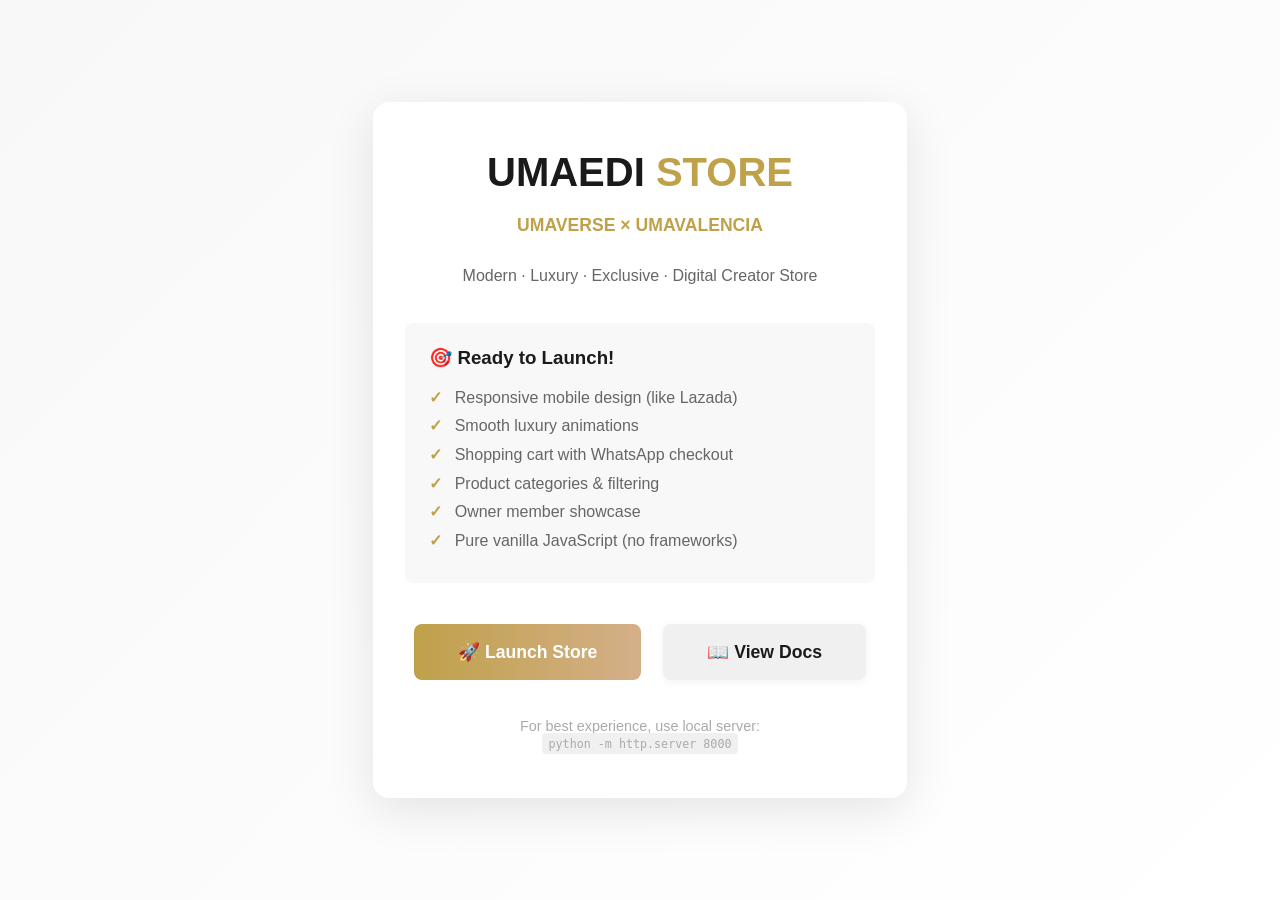
<file: quick-start.html>
<!DOCTYPE html>
<html lang="en">
<head>
  <meta charset="UTF-8">
  <meta name="viewport" content="width=device-width, initial-scale=1.0">
  <title>UMAEDI STORE Quick Start</title>
  <style>
    * { margin: 0; padding: 0; box-sizing: border-box; }
    body {
      font-family: -apple-system, BlinkMacSystemFont, 'Segoe UI', sans-serif;
      background: linear-gradient(135deg, #f8f8f8 0%, #fff 100%);
      min-height: 100vh;
      display: flex;
      align-items: center;
      justify-content: center;
      padding: 2em;
    }
    .container {
      background: white;
      border-radius: 16px;
      box-shadow: 0 12px 48px rgba(0,0,0,0.1);
      padding: 3em 2em;
      max-width: 600px;
      text-align: center;
    }
    h1 {
      color: #1a1a1a;
      margin-bottom: 0.5em;
      font-size: 2.5em;
    }
    .gold { color: #bfa14a; }
    .subtitle {
      color: #bfa14a;
      font-weight: 600;
      margin-bottom: 1.5em;
      font-size: 1.1em;
    }
    .desc {
      color: #666;
      margin-bottom: 2em;
      line-height: 1.8;
    }
    .button {
      display: inline-block;
      background: linear-gradient(90deg, #bfa14a, #d4af89);
      color: white;
      padding: 1em 2.5em;
      border-radius: 8px;
      text-decoration: none;
      font-weight: 700;
      margin: 0.5em;
      transition: box-shadow 0.3s, transform 0.3s;
      border: none;
      cursor: pointer;
      font-size: 1.1em;
    }
    .button:hover {
      box-shadow: 0 8px 24px rgba(191,161,74,0.3);
      transform: translateY(-2px);
    }
    .button.secondary {
      background: #f0f0f0;
      color: #1a1a1a;
      box-shadow: 0 2px 8px rgba(0,0,0,0.05);
    }
    .button.secondary:hover {
      background: #e8e8e8;
      box-shadow: 0 4px 12px rgba(0,0,0,0.1);
    }
    .features {
      text-align: left;
      background: #f8f8f8;
      padding: 1.5em;
      border-radius: 8px;
      margin: 2em 0;
    }
    .features h3 {
      color: #1a1a1a;
      margin-bottom: 1em;
    }
    .features li {
      color: #666;
      margin-bottom: 0.6em;
      list-style: none;
    }
    .features li:before {
      content: '✓ ';
      color: #bfa14a;
      font-weight: 700;
      margin-right: 0.5em;
    }
  </style>
</head>
<body>
  <div class="container">
    <h1>UMAEDI <span class="gold">STORE</span></h1>
    <p class="subtitle">UMAVERSE × UMAVALENCIA</p>
    <p class="desc">Modern · Luxury · Exclusive · Digital Creator Store</p>
    
    <div class="features">
      <h3>🎯 Ready to Launch!</h3>
      <ul>
        <li>Responsive mobile design (like Lazada)</li>
        <li>Smooth luxury animations</li>
        <li>Shopping cart with WhatsApp checkout</li>
        <li>Product categories & filtering</li>
        <li>Owner member showcase</li>
        <li>Pure vanilla JavaScript (no frameworks)</li>
      </ul>
    </div>

    <div>
      <a href="index.html" class="button">🚀 Launch Store</a>
      <a href="README.md" class="button secondary">📖 View Docs</a>
    </div>

    <p style="color:#aaa;margin-top:2em;font-size:0.9em;">
      For best experience, use local server:<br>
      <code style="background:#f0f0f0;padding:0.3em 0.6em;border-radius:4px;">python -m http.server 8000</code>
    </p>
  </div>
</body>
</html>
</file>
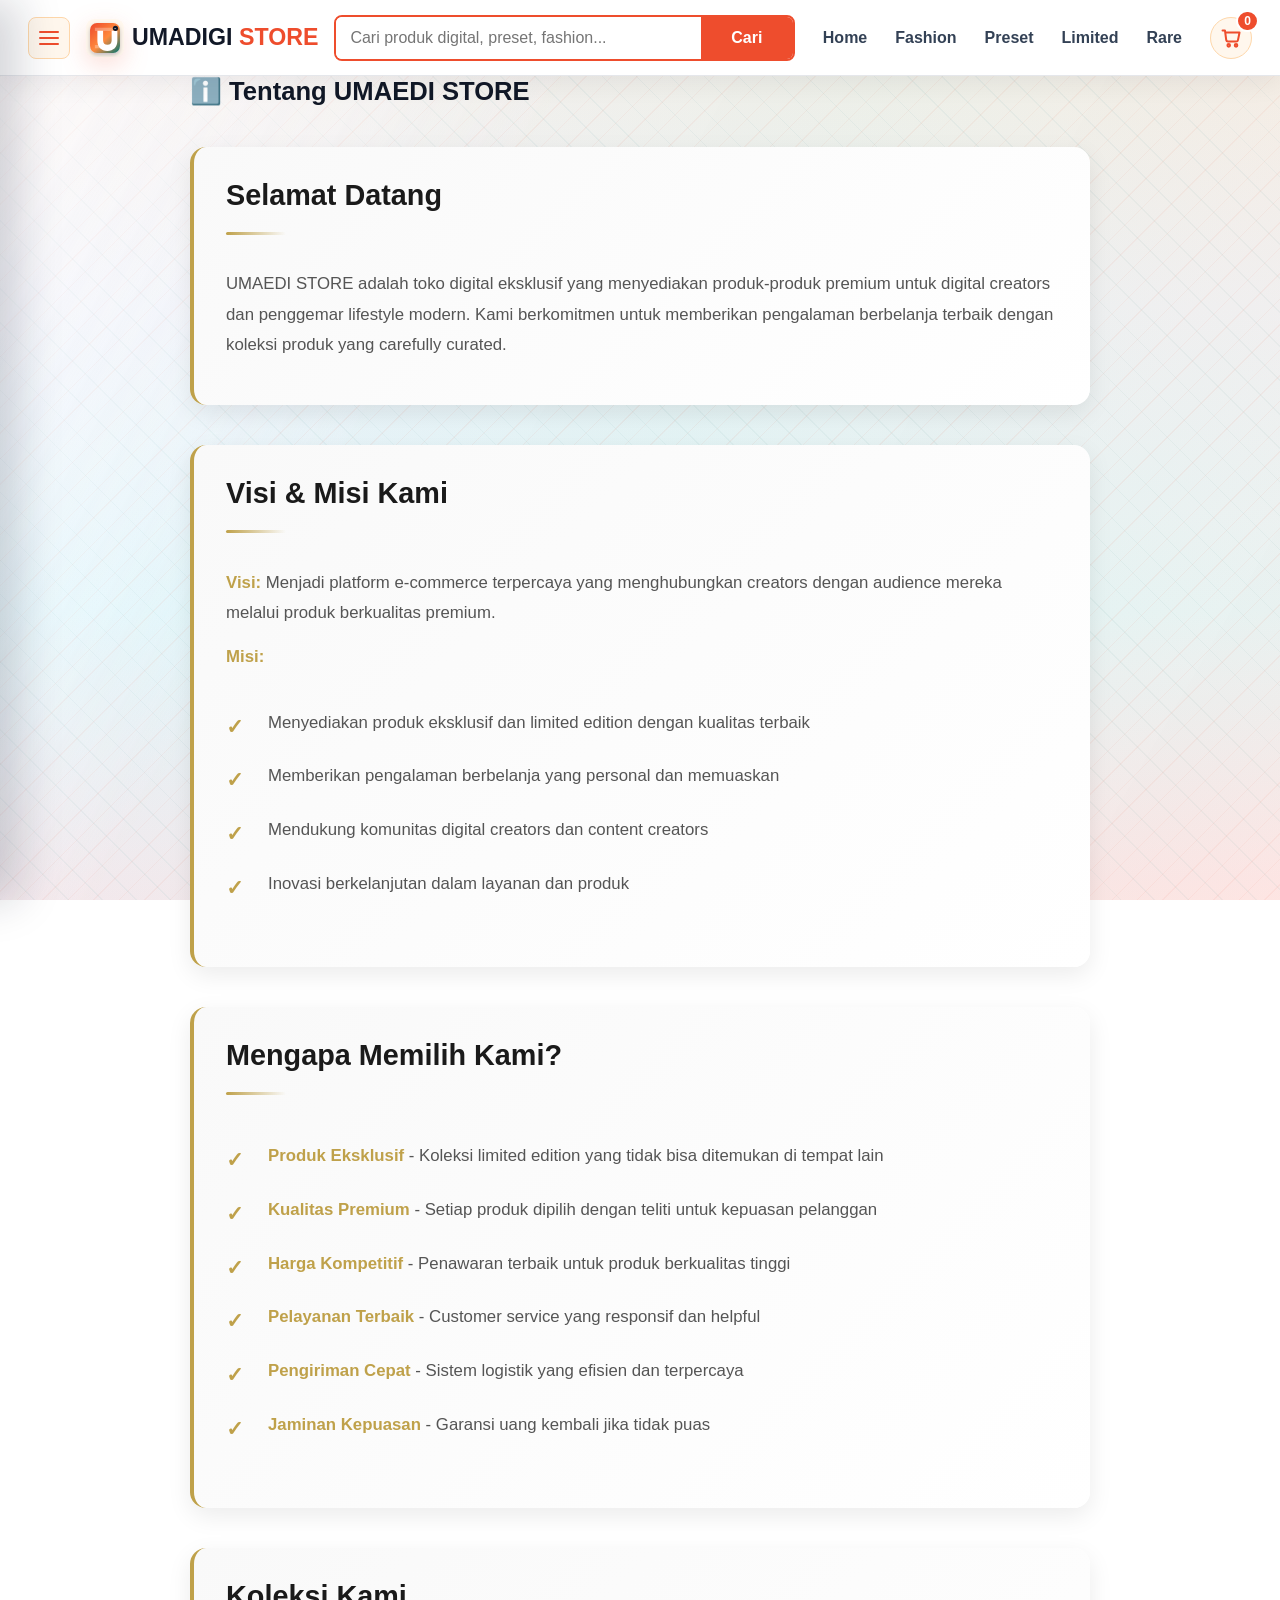
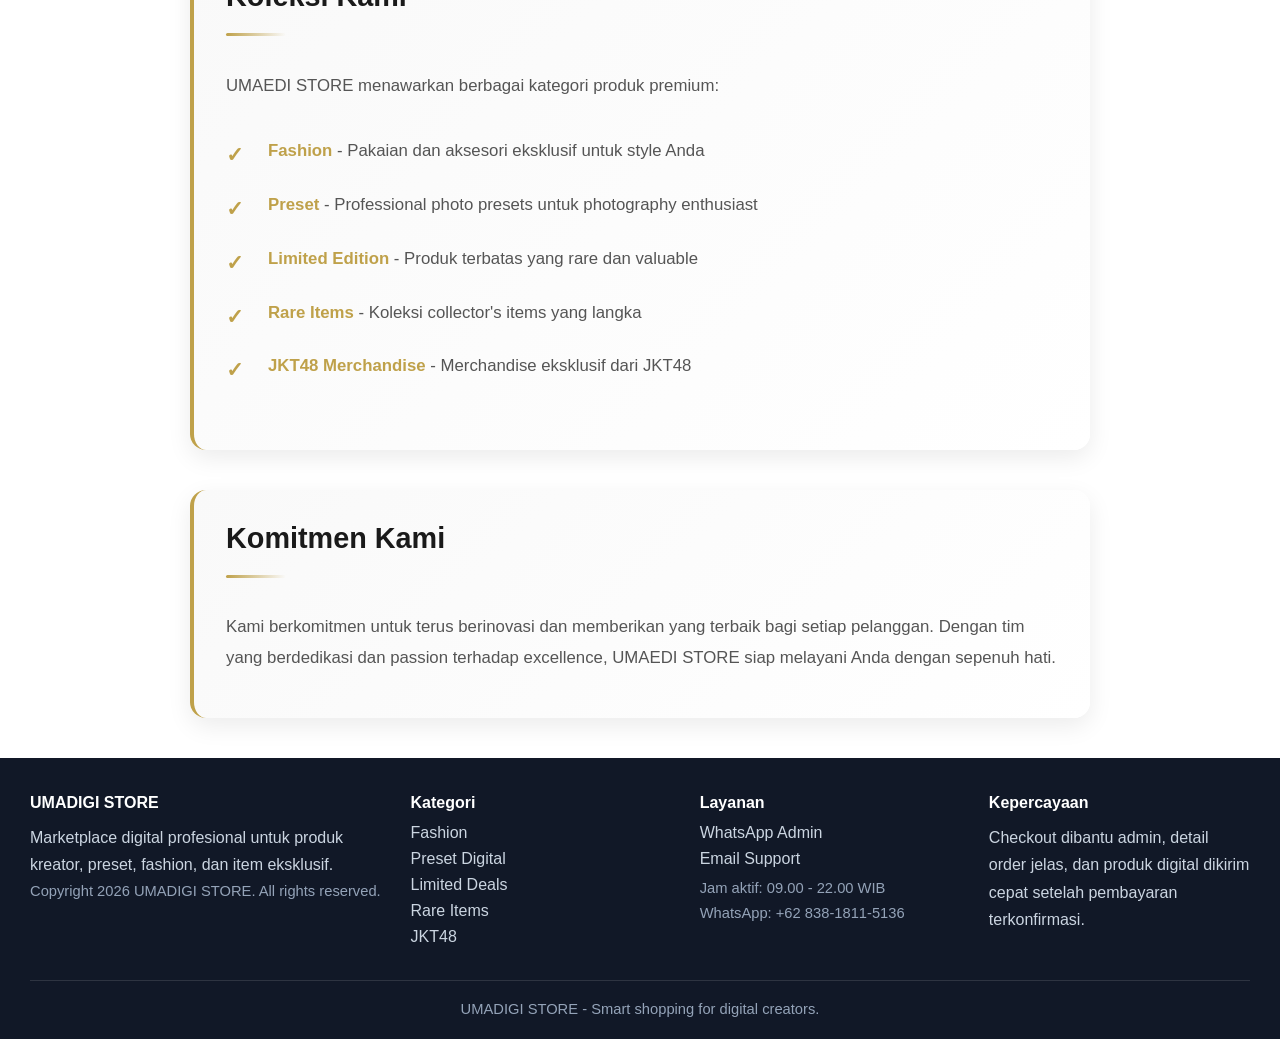
<file: pages/about.html>
<!DOCTYPE html>
<html lang="en">
<head>
  <meta charset="UTF-8">
  <meta name="viewport" content="width=device-width, initial-scale=1.0">
  <title>About Us · UMAEDI STORE</title>
  <link rel="preconnect" href="https://fonts.googleapis.com">
  <link rel="preconnect" href="https://fonts.gstatic.com" crossorigin>
  <link href="https://fonts.googleapis.com/css2?family=Audiowide&family=Space+Grotesk:wght@700&display=swap" rel="stylesheet">
  <link rel="stylesheet" href="../css/style.css">
  <link rel="stylesheet" href="../css/sidebar.css">
  <link rel="stylesheet" href="../css/theme.css">
  <link rel="stylesheet" href="../css/animation.css">
  <link rel="stylesheet" href="../css/tag.css">
  <link rel="stylesheet" href="../css/product.css">
  <style>
    .about-container {
      max-width: 900px;
      margin: 0 auto;
    }
    .about-section {
      margin: 2.5em 0;
      padding: 2em;
      background: linear-gradient(135deg, #f9f9f9 0%, #ffffff 100%);
      border-radius: 16px;
      border-left: 4px solid #bfa14a;
      box-shadow: 0 8px 24px rgba(0, 0, 0, 0.08);
      animation: slideUpLuxury 0.6s ease-out;
    }
    .about-section h2 {
      font-size: 1.8rem;
      color: #1a1a1a;
      margin: 0 0 1.2em 0;
      font-weight: 800;
      position: relative;
      padding-bottom: 0.8em;
    }
    .about-section h2::after {
      content: '';
      position: absolute;
      bottom: 0;
      left: 0;
      width: 60px;
      height: 3px;
      background: linear-gradient(90deg, #bfa14a 0%, transparent);
      border-radius: 2px;
    }
    .about-section p {
      font-size: 1.05rem;
      line-height: 1.8;
      color: #555;
      margin: 0.8em 0;
    }
    .about-section ul {
      list-style: none;
      padding: 0;
      margin: 1.5em 0;
    }
    .about-section li {
      padding: 0.8em 0 0.8em 2.5em;
      position: relative;
      color: #555;
      font-size: 1.05rem;
      line-height: 1.6;
    }
    .about-section li::before {
      content: '✓';
      position: absolute;
      left: 0;
      color: #bfa14a;
      font-weight: 800;
      font-size: 1.3rem;
    }
    .highlight {
      color: #bfa14a;
      font-weight: 700;
    }
  </style>
</head>
<body>
  <div id="loader" class="loader"></div>
  <nav id="navbar"></nav>
  <main id="main-content">
    <div class="about-container">
      <h1 class="page-title">ℹ️ Tentang UMAEDI STORE</h1>
      
      <section class="about-section">
        <h2>Selamat Datang</h2>
        <p>
          UMAEDI STORE adalah toko digital eksklusif yang menyediakan produk-produk premium untuk digital creators dan penggemar lifestyle modern. Kami berkomitmen untuk memberikan pengalaman berbelanja terbaik dengan koleksi produk yang carefully curated.
        </p>
      </section>

      <section class="about-section">
        <h2>Visi & Misi Kami</h2>
        <p><span class="highlight">Visi:</span> Menjadi platform e-commerce terpercaya yang menghubungkan creators dengan audience mereka melalui produk berkualitas premium.</p>
        <p><span class="highlight">Misi:</span></p>
        <ul>
          <li>Menyediakan produk eksklusif dan limited edition dengan kualitas terbaik</li>
          <li>Memberikan pengalaman berbelanja yang personal dan memuaskan</li>
          <li>Mendukung komunitas digital creators dan content creators</li>
          <li>Inovasi berkelanjutan dalam layanan dan produk</li>
        </ul>
      </section>

      <section class="about-section">
        <h2>Mengapa Memilih Kami?</h2>
        <ul>
          <li><span class="highlight">Produk Eksklusif</span> - Koleksi limited edition yang tidak bisa ditemukan di tempat lain</li>
          <li><span class="highlight">Kualitas Premium</span> - Setiap produk dipilih dengan teliti untuk kepuasan pelanggan</li>
          <li><span class="highlight">Harga Kompetitif</span> - Penawaran terbaik untuk produk berkualitas tinggi</li>
          <li><span class="highlight">Pelayanan Terbaik</span> - Customer service yang responsif dan helpful</li>
          <li><span class="highlight">Pengiriman Cepat</span> - Sistem logistik yang efisien dan terpercaya</li>
          <li><span class="highlight">Jaminan Kepuasan</span> - Garansi uang kembali jika tidak puas</li>
        </ul>
      </section>

      <section class="about-section">
        <h2>Koleksi Kami</h2>
        <p>UMAEDI STORE menawarkan berbagai kategori produk premium:</p>
        <ul>
          <li><span class="highlight">Fashion</span> - Pakaian dan aksesori eksklusif untuk style Anda</li>
          <li><span class="highlight">Preset</span> - Professional photo presets untuk photography enthusiast</li>
          <li><span class="highlight">Limited Edition</span> - Produk terbatas yang rare dan valuable</li>
          <li><span class="highlight">Rare Items</span> - Koleksi collector's items yang langka</li>
          <li><span class="highlight">JKT48 Merchandise</span> - Merchandise eksklusif dari JKT48</li>
        </ul>
      </section>

      <section class="about-section">
        <h2>Komitmen Kami</h2>
        <p>
          Kami berkomitmen untuk terus berinovasi dan memberikan yang terbaik bagi setiap pelanggan. Dengan tim yang berdedikasi dan passion terhadap excellence, UMAEDI STORE siap melayani Anda dengan sepenuh hati.
        </p>
      </section>
    </div>
  </main>
  <footer id="footer"></footer>
  
  <script defer src="../js/sidebar.js"></script>
  <script defer src="../js/footer.js"></script>
  <script defer src="../js/animation.js"></script>
  <script defer src="../js/theme.js"></script>
  <script defer src="../js/page-transition.js"></script>
</body>
</html>
</file>
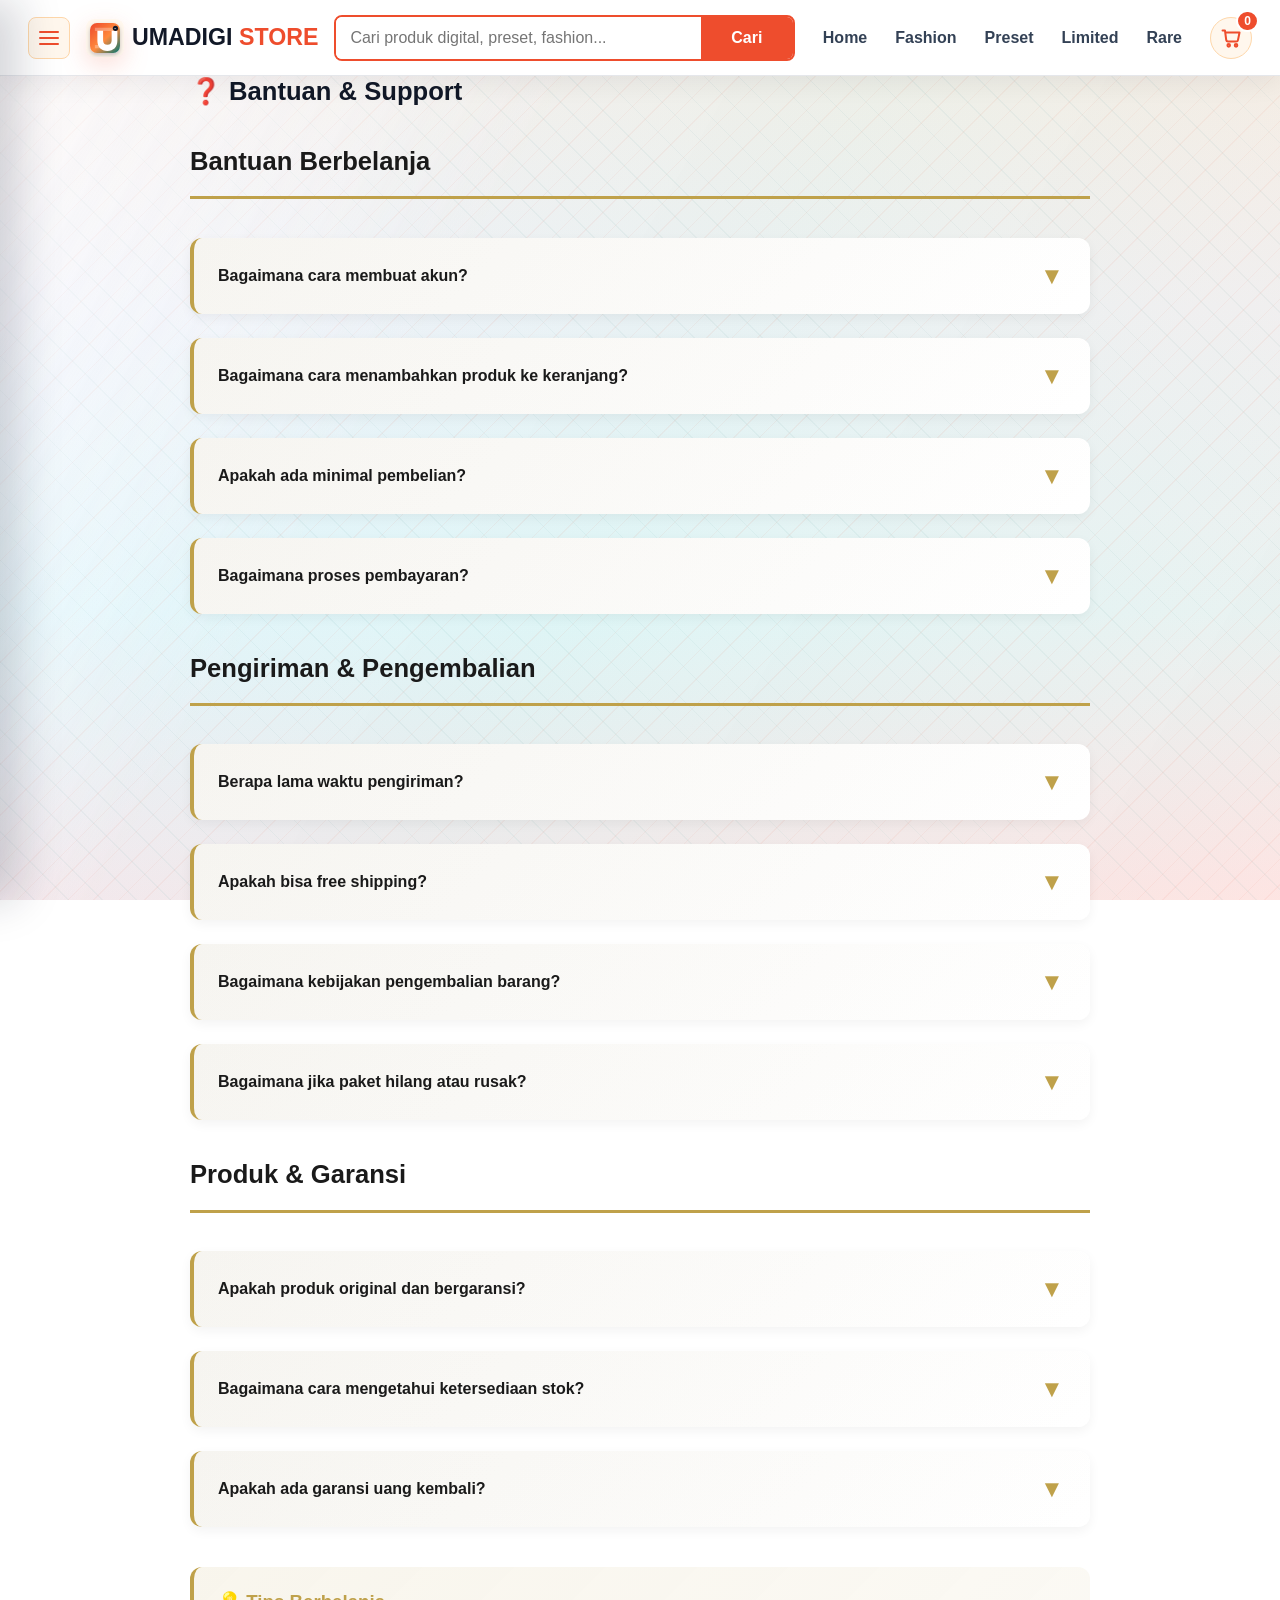
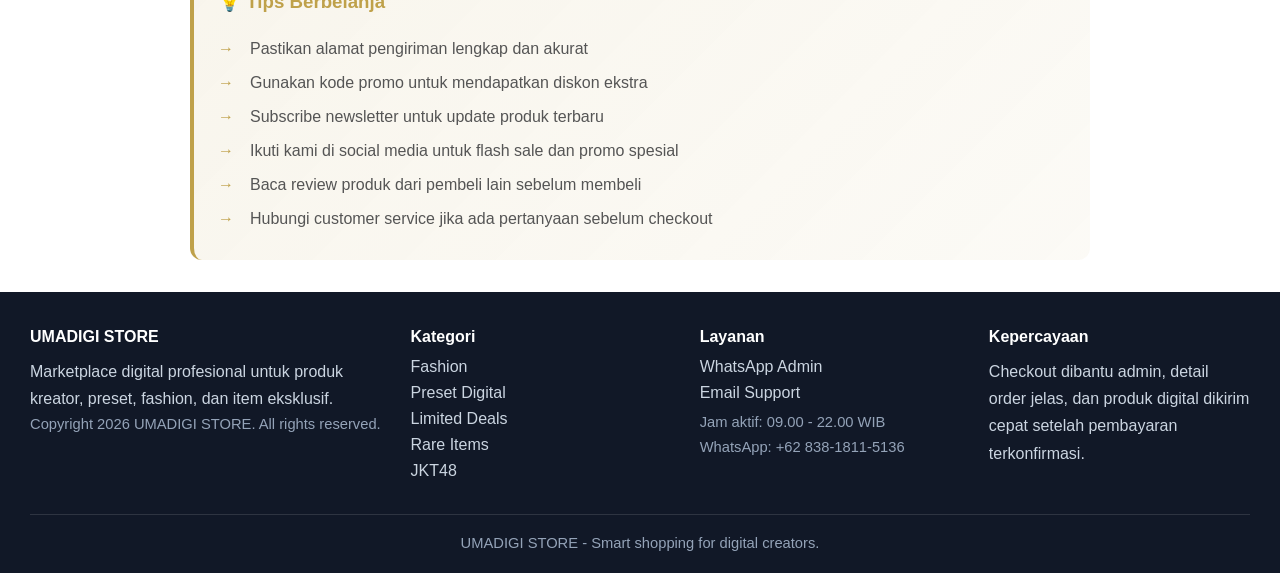
<file: pages/bantuan.html>
<!DOCTYPE html>
<html lang="en">
<head>
  <meta charset="UTF-8">
  <meta name="viewport" content="width=device-width, initial-scale=1.0">
  <title>Bantuan · UMAEDI STORE</title>
  <link rel="preconnect" href="https://fonts.googleapis.com">
  <link rel="preconnect" href="https://fonts.gstatic.com" crossorigin>
  <link href="https://fonts.googleapis.com/css2?family=Audiowide&family=Space+Grotesk:wght@700&display=swap" rel="stylesheet">
  <link rel="stylesheet" href="../css/style.css">
  <link rel="stylesheet" href="../css/sidebar.css">
  <link rel="stylesheet" href="../css/theme.css">
  <link rel="stylesheet" href="../css/animation.css">
  <link rel="stylesheet" href="../css/tag.css">
  <link rel="stylesheet" href="../css/product.css">
  <style>
    .help-container {
      max-width: 900px;
      margin: 0 auto;
    }
    .help-category {
      margin: 2.5em 0;
    }
    .help-category h2 {
      font-size: 1.6rem;
      color: #1a1a1a;
      margin: 0 0 1.5em 0;
      font-weight: 800;
      padding-bottom: 0.8em;
      border-bottom: 3px solid #bfa14a;
    }
    .faq-item {
      margin-bottom: 1.5em;
      background: linear-gradient(135deg, #f9f9f9 0%, #ffffff 100%);
      border-radius: 12px;
      overflow: hidden;
      border-left: 4px solid #bfa14a;
      box-shadow: 0 4px 12px rgba(0, 0, 0, 0.05);
      animation: slideUpLuxury 0.6s ease-out;
    }
    .faq-question {
      padding: 1.5em;
      cursor: pointer;
      display: flex;
      justify-content: space-between;
      align-items: center;
      background: linear-gradient(135deg, rgba(191, 161, 74, 0.05) 0%, transparent 100%);
      transition: all 0.3s ease;
      font-weight: 600;
      color: #1a1a1a;
    }
    .faq-question:hover {
      background: linear-gradient(135deg, rgba(191, 161, 74, 0.12) 0%, transparent 100%);
      padding-left: 2em;
    }
    .faq-toggle {
      width: 28px;
      height: 28px;
      display: flex;
      align-items: center;
      justify-content: center;
      font-size: 1.5em;
      transition: transform 0.3s ease;
      color: #bfa14a;
      font-weight: bold;
    }
    .faq-item.active .faq-toggle {
      transform: rotate(180deg);
    }
    .faq-answer {
      max-height: 0;
      overflow: hidden;
      transition: max-height 0.3s ease, padding 0.3s ease;
    }
    .faq-item.active .faq-answer {
      max-height: 500px;
      padding: 0 1.5em 1.5em 1.5em;
    }
    .faq-answer p {
      margin: 0;
      color: #555;
      line-height: 1.8;
      font-size: 1.05rem;
    }
    .help-tips {
      background: linear-gradient(135deg, rgba(191, 161, 74, 0.1) 0%, rgba(191, 161, 74, 0.05) 100%);
      padding: 1.5em;
      border-radius: 12px;
      border-left: 4px solid #bfa14a;
      margin: 2em 0;
    }
    .help-tips h3 {
      color: #bfa14a;
      margin: 0 0 1em 0;
      font-weight: 800;
    }
    .help-tips ul {
      list-style: none;
      padding: 0;
      margin: 0;
    }
    .help-tips li {
      padding: 0.5em 0 0.5em 2em;
      position: relative;
      color: #555;
    }
    .help-tips li::before {
      content: '→';
      position: absolute;
      left: 0;
      color: #bfa14a;
      font-weight: bold;
    }
  </style>
</head>
<body>
  <div id="loader" class="loader"></div>
  <nav id="navbar"></nav>
  <main id="main-content">
    <div class="help-container">
      <h1 class="page-title">❓ Bantuan & Support</h1>
      
      <section class="help-category">
        <h2>Bantuan Berbelanja</h2>
        
        <div class="faq-item">
          <div class="faq-question">
            <span>Bagaimana cara membuat akun?</span>
            <span class="faq-toggle">▼</span>
          </div>
          <div class="faq-answer">
            <p>Untuk membuat akun, klik tombol Sign Up di halaman utama, isi data diri Anda dengan lengkap, dan verifikasi email Anda. Setelah itu, akun Anda siap digunakan untuk berbelanja!</p>
          </div>
        </div>

        <div class="faq-item">
          <div class="faq-question">
            <span>Bagaimana cara menambahkan produk ke keranjang?</span>
            <span class="faq-toggle">▼</span>
          </div>
          <div class="faq-answer">
            <p>Temukan produk yang ingin dibeli, pilih jumlah dan variannya (jika ada), lalu klik tombol "Tambah ke Keranjang". Produk akan tersimpan di keranjang belanja Anda.</p>
          </div>
        </div>

        <div class="faq-item">
          <div class="faq-question">
            <span>Apakah ada minimal pembelian?</span>
            <span class="faq-toggle">▼</span>
          </div>
          <div class="faq-answer">
            <p>Tidak ada minimal pembelian. Anda bebas membeli produk sesuai kebutuhan, mulai dari 1 item atau lebih!</p>
          </div>
        </div>

        <div class="faq-item">
          <div class="faq-question">
            <span>Bagaimana proses pembayaran?</span>
            <span class="faq-toggle">▼</span>
          </div>
          <div class="faq-answer">
            <p>Kami menerima berbagai metode pembayaran: transfer bank, e-wallet (GCash, OVO, Dana), kartu kredit, dan cicilan. Pilih metode yang Anda inginkan saat checkout.</p>
          </div>
        </div>
      </section>

      <section class="help-category">
        <h2>Pengiriman & Pengembalian</h2>
        
        <div class="faq-item">
          <div class="faq-question">
            <span>Berapa lama waktu pengiriman?</span>
            <span class="faq-toggle">▼</span>
          </div>
          <div class="faq-answer">
            <p>Pengiriman biasanya 1-3 hari kerja untuk area Jakarta dan sekitarnya. Untuk area lainnya, dapat memakan waktu 3-7 hari kerja. Anda akan menerima tracking number untuk memantau pengiriman.</p>
          </div>
        </div>

        <div class="faq-item">
          <div class="faq-question">
            <span>Apakah bisa free shipping?</span>
            <span class="faq-toggle">▼</span>
          </div>
          <div class="faq-answer">
            <p>Ya! Kami menawarkan free shipping untuk pembelian di atas Rp 250.000. Pastikan memberikan alamat yang lengkap dan akurat saat checkout.</p>
          </div>
        </div>

        <div class="faq-item">
          <div class="faq-question">
            <span>Bagaimana kebijakan pengembalian barang?</span>
            <span class="faq-toggle">▼</span>
          </div>
          <div class="faq-answer">
            <p>Anda dapat mengembalikan barang dalam 7 hari jika barang rusak atau tidak sesuai deskripsi. Hubungi customer service kami untuk proses return.</p>
          </div>
        </div>

        <div class="faq-item">
          <div class="faq-question">
            <span>Bagaimana jika paket hilang atau rusak?</span>
            <span class="faq-toggle">▼</span>
          </div>
          <div class="faq-answer">
            <p>Kami memberikan garansi asuransi pengiriman. Jika paket hilang atau rusak, segera laporkan ke customer service kami dengan bukti tracking dan foto kerusakan.</p>
          </div>
        </div>
      </section>

      <section class="help-category">
        <h2>Produk & Garansi</h2>
        
        <div class="faq-item">
          <div class="faq-question">
            <span>Apakah produk original dan bergaransi?</span>
            <span class="faq-toggle">▼</span>
          </div>
          <div class="faq-answer">
            <p>Semua produk kami 100% original dan bergaransi resmi. Kami hanya menjual produk dari seller terpercaya dan distributor resmi.</p>
          </div>
        </div>

        <div class="faq-item">
          <div class="faq-question">
            <span>Bagaimana cara mengetahui ketersediaan stok?</span>
            <span class="faq-toggle">▼</span>
          </div>
          <div class="faq-answer">
            <p>Stok produk ditampilkan secara real-time di halaman produk. Jika stok habis, Anda dapat menambahkan produk ke wishlist untuk notifikasi ketika tersedia kembali.</p>
          </div>
        </div>

        <div class="faq-item">
          <div class="faq-question">
            <span>Apakah ada garansi uang kembali?</span>
            <span class="faq-toggle">▼</span>
          </div>
          <div class="faq-answer">
            <p>Ya! Kami menawarkan garansi 100% uang kembali jika Anda tidak puas dengan produk. Hubungi kami dalam 14 hari setelah menerima barang.</p>
          </div>
        </div>
      </section>

      <div class="help-tips">
        <h3>💡 Tips Berbelanja</h3>
        <ul>
          <li>Pastikan alamat pengiriman lengkap dan akurat</li>
          <li>Gunakan kode promo untuk mendapatkan diskon ekstra</li>
          <li>Subscribe newsletter untuk update produk terbaru</li>
          <li>Ikuti kami di social media untuk flash sale dan promo spesial</li>
          <li>Baca review produk dari pembeli lain sebelum membeli</li>
          <li>Hubungi customer service jika ada pertanyaan sebelum checkout</li>
        </ul>
      </div>
    </div>
  </main>
  <footer id="footer"></footer>
  
  <script defer src="../js/sidebar.js"></script>
  <script defer src="../js/footer.js"></script>
  <script defer src="../js/animation.js"></script>
  <script defer src="../js/theme.js"></script>
  <script defer src="../js/page-transition.js"></script>
  <script>
    document.querySelectorAll('.faq-item').forEach(item => {
      const question = item.querySelector('.faq-question');
      question.addEventListener('click', () => {
        item.classList.toggle('active');
      });
    });
  </script>
</body>
</html>
</file>
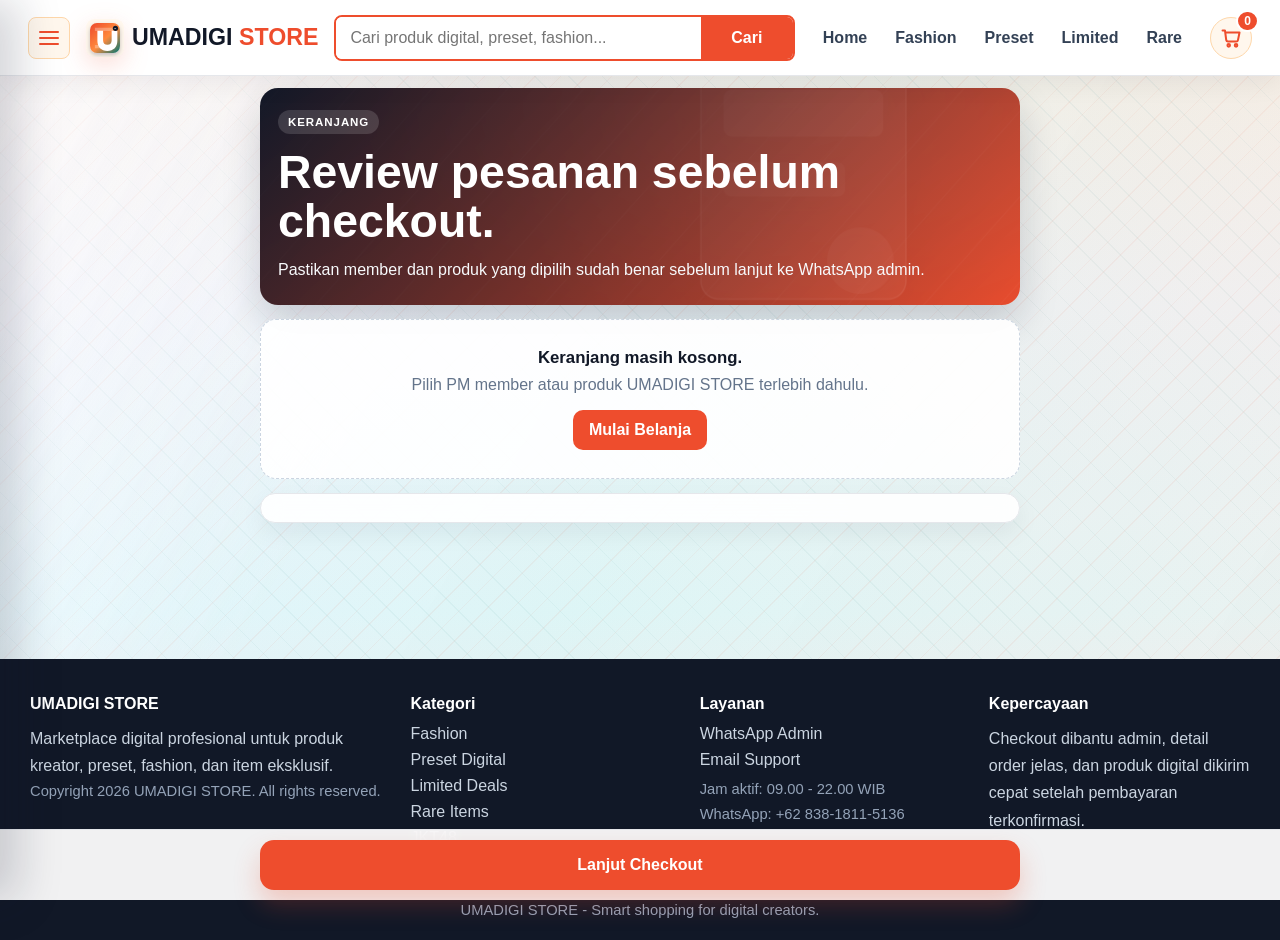
<file: pages/cart.html>
<!DOCTYPE html>
<html lang="id">
<head>
  <meta charset="UTF-8">
  <meta name="viewport" content="width=device-width, initial-scale=1.0">
  <title>Keranjang - UMADIGI STORE</title>
  <link rel="stylesheet" href="../css/style.css">
  <link rel="stylesheet" href="../css/sidebar.css">
  <link rel="stylesheet" href="../css/theme.css">
  <link rel="stylesheet" href="../css/animation.css">
  <link rel="stylesheet" href="../css/product.css">
  <link rel="stylesheet" href="../css/tag.css">
  <link rel="stylesheet" href="../css/checkout.css">
</head>
<body>
  <div id="loader" class="loader"></div>
  <nav id="navbar"></nav>

  <main id="main-content" class="order-page">
    <section class="order-hero">
      <span>Keranjang</span>
      <h1>Review pesanan sebelum checkout.</h1>
      <p>Pastikan member dan produk yang dipilih sudah benar sebelum lanjut ke WhatsApp admin.</p>
    </section>

    <section id="cart-items" class="cart-list"></section>
    <section id="cart-summary" class="checkout-summary"></section>

    <div class="sticky-order-bar">
      <a href="checkout.html" class="checkout-main-btn">Lanjut Checkout</a>
    </div>
  </main>

  <footer id="footer"></footer>

  <script defer src="../js/sidebar.js"></script>
  <script defer src="../js/footer.js"></script>
  <script defer src="../js/animation.js"></script>
  <script defer src="../js/theme.js"></script>
  <script defer src="../js/cart.js"></script>
  <script defer src="../js/page-transition.js"></script>
</body>
</html>
</file>
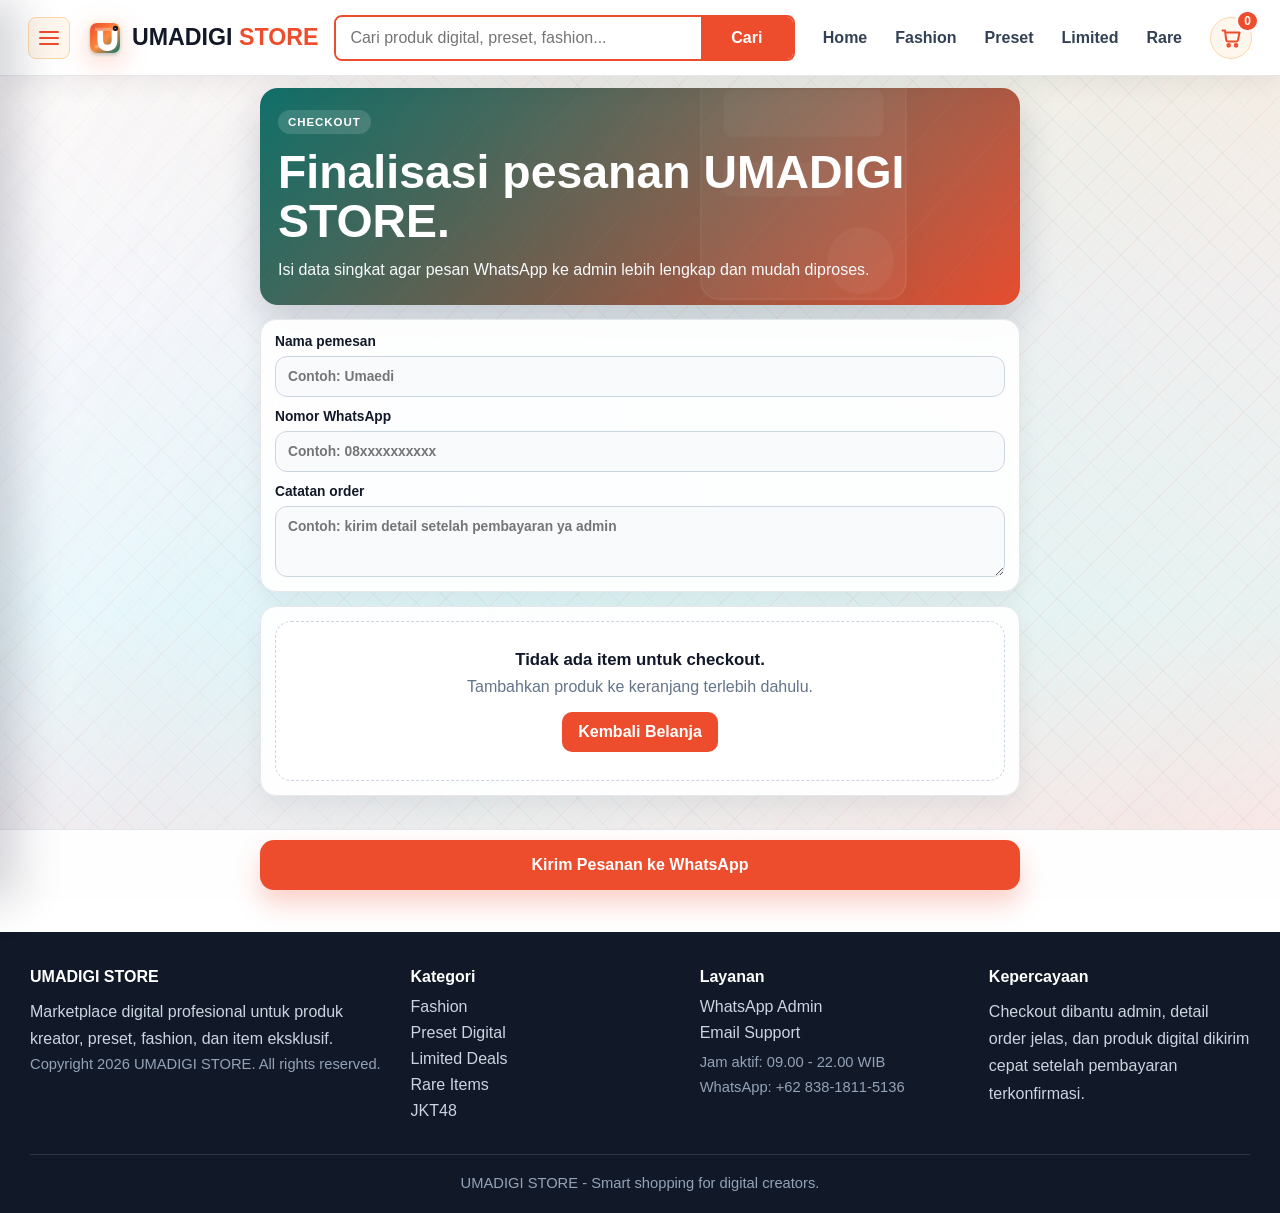
<file: pages/checkout.html>
<!DOCTYPE html>
<html lang="id">
<head>
  <meta charset="UTF-8">
  <meta name="viewport" content="width=device-width, initial-scale=1.0">
  <title>Checkout - UMADIGI STORE</title>
  <link rel="stylesheet" href="../css/style.css">
  <link rel="stylesheet" href="../css/sidebar.css">
  <link rel="stylesheet" href="../css/theme.css">
  <link rel="stylesheet" href="../css/animation.css">
  <link rel="stylesheet" href="../css/checkout.css">
</head>
<body>
  <div id="loader" class="loader"></div>
  <nav id="navbar"></nav>

  <main id="main-content" class="order-page">
    <section class="order-hero checkout-hero">
      <span>Checkout</span>
      <h1>Finalisasi pesanan UMADIGI STORE.</h1>
      <p>Isi data singkat agar pesan WhatsApp ke admin lebih lengkap dan mudah diproses.</p>
    </section>

    <section class="checkout-form-card">
      <label>
        Nama pemesan
        <input id="buyer-name" type="text" placeholder="Contoh: Umaedi">
      </label>
      <label>
        Nomor WhatsApp
        <input id="buyer-phone" type="tel" placeholder="Contoh: 08xxxxxxxxxx">
      </label>
      <label>
        Catatan order
        <textarea id="buyer-note" rows="3" placeholder="Contoh: kirim detail setelah pembayaran ya admin"></textarea>
      </label>
    </section>

    <section id="checkout-summary" class="checkout-summary"></section>

    <div class="sticky-order-bar">
      <button id="send-whatsapp" class="checkout-main-btn">Kirim Pesanan ke WhatsApp</button>
    </div>
  </main>

  <footer id="footer"></footer>

  <script defer src="../js/sidebar.js"></script>
  <script defer src="../js/footer.js"></script>
  <script defer src="../js/animation.js"></script>
  <script defer src="../js/theme.js"></script>
  <script defer src="../js/page-transition.js"></script>
  <script defer src="../js/cart.js"></script>
  <script defer src="../js/whatsapp.js"></script>
</body>
</html>
</file>
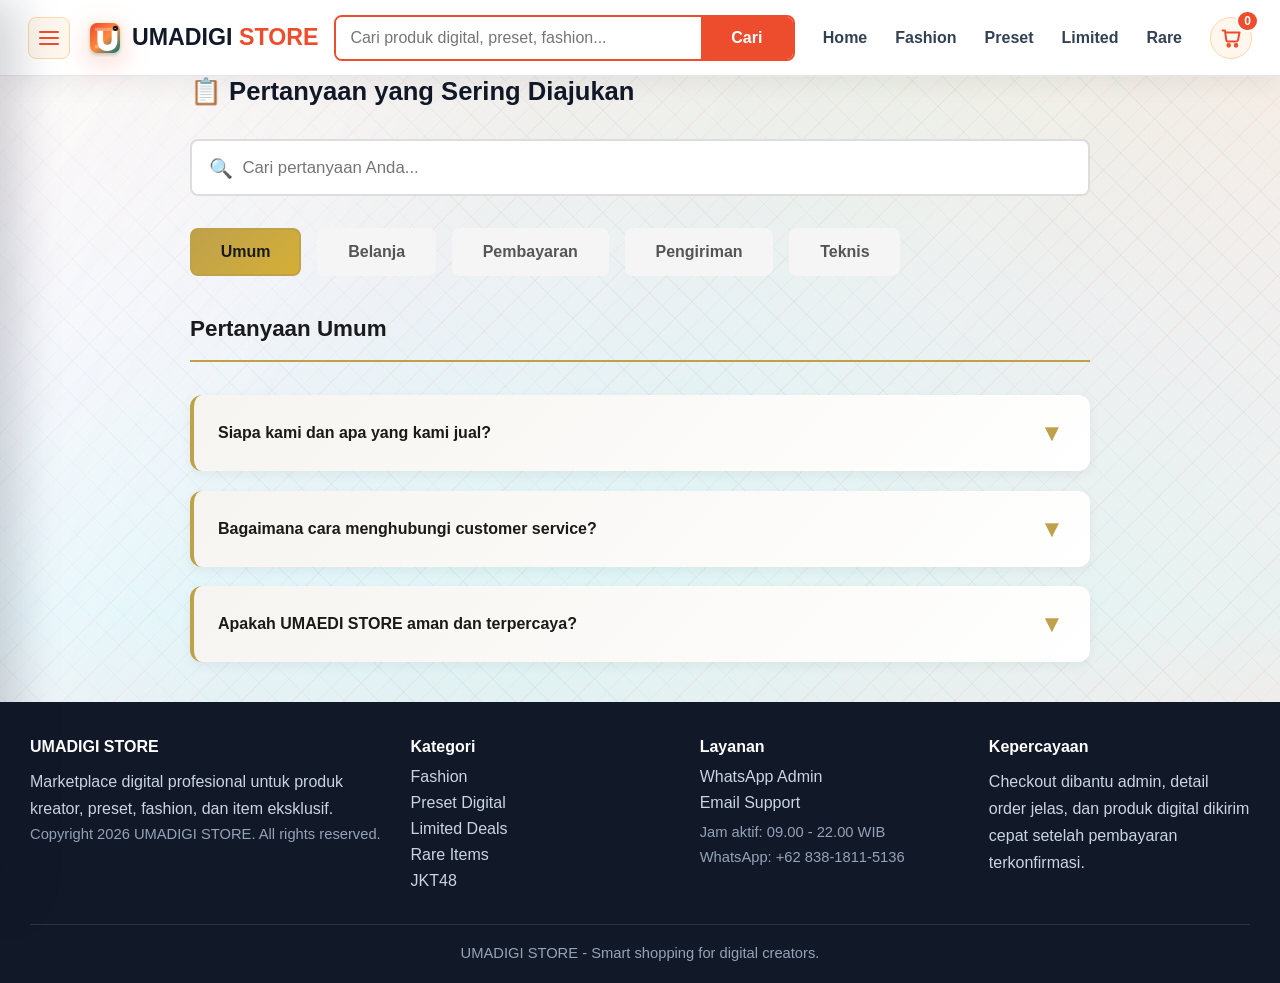
<file: pages/faq.html>
<!DOCTYPE html>
<html lang="en">
<head>
  <meta charset="UTF-8">
  <meta name="viewport" content="width=device-width, initial-scale=1.0">
  <title>FAQ · UMAEDI STORE</title>
  <link rel="preconnect" href="https://fonts.googleapis.com">
  <link rel="preconnect" href="https://fonts.gstatic.com" crossorigin>
  <link href="https://fonts.googleapis.com/css2?family=Audiowide&family=Space+Grotesk:wght@700&display=swap" rel="stylesheet">
  <link rel="stylesheet" href="../css/style.css">
  <link rel="stylesheet" href="../css/sidebar.css">
  <link rel="stylesheet" href="../css/theme.css">
  <link rel="stylesheet" href="../css/animation.css">
  <link rel="stylesheet" href="../css/tag.css">
  <link rel="stylesheet" href="../css/product.css">
  <style>
    .faq-container {
      max-width: 900px;
      margin: 0 auto;
    }
    .faq-tabs {
      display: flex;
      gap: 1em;
      margin: 2em 0;
      flex-wrap: wrap;
    }
    .faq-tab {
      padding: 0.8em 1.8em;
      background: #f5f5f5;
      border: 2px solid transparent;
      border-radius: 8px;
      cursor: pointer;
      font-weight: 600;
      transition: all 0.3s ease;
      color: #555;
    }
    .faq-tab:hover {
      border-color: #bfa14a;
      color: #bfa14a;
    }
    .faq-tab.active {
      background: linear-gradient(135deg, #bfa14a 0%, #d4af37 100%);
      color: #1a1a1a;
      border-color: #bfa14a;
    }
    .faq-content {
      display: none;
    }
    .faq-content.active {
      display: block;
    }
    .faq-category {
      margin: 2.5em 0;
    }
    .faq-category h2 {
      font-size: 1.4rem;
      color: #1a1a1a;
      margin: 0 0 1.5em 0;
      font-weight: 800;
      padding-bottom: 0.8em;
      border-bottom: 2px solid #bfa14a;
    }
    .faq-item {
      margin-bottom: 1.2em;
      background: linear-gradient(135deg, #f9f9f9 0%, #ffffff 100%);
      border-radius: 12px;
      overflow: hidden;
      border-left: 4px solid #bfa14a;
      box-shadow: 0 4px 12px rgba(0, 0, 0, 0.05);
      animation: slideUpLuxury 0.6s ease-out;
    }
    .faq-question {
      padding: 1.5em;
      cursor: pointer;
      display: flex;
      justify-content: space-between;
      align-items: center;
      background: linear-gradient(135deg, rgba(191, 161, 74, 0.05) 0%, transparent 100%);
      transition: all 0.3s ease;
      font-weight: 600;
      color: #1a1a1a;
    }
    .faq-question:hover {
      background: linear-gradient(135deg, rgba(191, 161, 74, 0.12) 0%, transparent 100%);
      padding-left: 2em;
    }
    .faq-toggle {
      width: 28px;
      height: 28px;
      display: flex;
      align-items: center;
      justify-content: center;
      font-size: 1.5em;
      transition: transform 0.3s ease;
      color: #bfa14a;
      font-weight: bold;
      flex-shrink: 0;
    }
    .faq-item.active .faq-toggle {
      transform: rotate(180deg);
    }
    .faq-answer {
      max-height: 0;
      overflow: hidden;
      transition: max-height 0.3s ease, padding 0.3s ease;
    }
    .faq-item.active .faq-answer {
      max-height: 500px;
      padding: 0 1.5em 1.5em 1.5em;
    }
    .faq-answer p {
      margin: 0;
      color: #555;
      line-height: 1.8;
      font-size: 1.05rem;
    }
    .faq-answer ul {
      margin: 1em 0 0 0;
      padding-left: 1.5em;
    }
    .faq-answer li {
      margin: 0.5em 0;
      color: #555;
      line-height: 1.6;
    }
    .faq-search {
      margin: 2em 0;
      position: relative;
    }
    .faq-search input {
      width: 100%;
      padding: 1em 1.5em 1em 3em;
      border: 2px solid #ddd;
      border-radius: 8px;
      font-size: 1.05rem;
      transition: border-color 0.3s ease;
    }
    .faq-search input:focus {
      outline: none;
      border-color: #bfa14a;
      box-shadow: 0 0 0 3px rgba(191, 161, 74, 0.1);
    }
    .faq-search::before {
      content: '🔍';
      position: absolute;
      left: 1em;
      top: 50%;
      transform: translateY(-50%);
      font-size: 1.2em;
    }
  </style>
</head>
<body>
  <div id="loader" class="loader"></div>
  <nav id="navbar"></nav>
  <main id="main-content">
    <div class="faq-container">
      <h1 class="page-title">📋 Pertanyaan yang Sering Diajukan</h1>
      
      <div class="faq-search">
        <input type="text" id="searchFaq" placeholder="Cari pertanyaan Anda...">
      </div>

      <div class="faq-tabs">
        <button class="faq-tab active" data-tab="umum">Umum</button>
        <button class="faq-tab" data-tab="belanja">Belanja</button>
        <button class="faq-tab" data-tab="pembayaran">Pembayaran</button>
        <button class="faq-tab" data-tab="pengiriman">Pengiriman</button>
        <button class="faq-tab" data-tab="teknis">Teknis</button>
      </div>

      <!-- UMUM -->
      <div id="umum" class="faq-content active">
        <div class="faq-category">
          <h2>Pertanyaan Umum</h2>
          
          <div class="faq-item">
            <div class="faq-question">
              <span>Siapa kami dan apa yang kami jual?</span>
              <span class="faq-toggle">▼</span>
            </div>
            <div class="faq-answer">
              <p>UMAEDI STORE adalah platform e-commerce eksklusif yang menjual produk premium seperti fashion, preset fotografi, limited edition items, rare collectibles, dan merchandise JKT48. Kami berkomitmen memberikan produk berkualitas terbaik dengan harga yang kompetitif.</p>
            </div>
          </div>

          <div class="faq-item">
            <div class="faq-question">
              <span>Bagaimana cara menghubungi customer service?</span>
              <span class="faq-toggle">▼</span>
            </div>
            <div class="faq-answer">
              <p>Anda dapat menghubungi kami melalui:</p>
              <ul>
                <li>WhatsApp: +62 812-3456-789</li>
                <li>Email: support@umaedi-store.com</li>
                <li>Chat: Tersedia di aplikasi</li>
                <li>Jam operasional: Senin-Jumat 08:00-17:00, Sabtu 09:00-15:00</li>
              </ul>
            </div>
          </div>

          <div class="faq-item">
            <div class="faq-question">
              <span>Apakah UMAEDI STORE aman dan terpercaya?</span>
              <span class="faq-toggle">▼</span>
            </div>
            <div class="faq-answer">
              <p>Ya! UMAEDI STORE memiliki sertifikasi keamanan internasional, enkripsi SSL, dan customer service yang responsif. Kami memiliki rating 4.8/5 dari ribuan ulasan pelanggan. Semua transaksi dijamin aman dan produk original.</p>
            </div>
          </div>
        </div>
      </div>

      <!-- BELANJA -->
      <div id="belanja" class="faq-content">
        <div class="faq-category">
          <h2>Belanja Online</h2>
          
          <div class="faq-item">
            <div class="faq-question">
              <span>Apakah perlu login untuk belanja?</span>
              <span class="faq-toggle">▼</span>
            </div>
            <div class="faq-answer">
              <p>Disarankan untuk membuat akun agar lebih mudah melacak pesanan, menyimpan wishlist, dan mendapatkan notifikasi tentang promo spesial. Namun, Anda juga bisa berbelanja tanpa login dengan checkout sebagai guest.</p>
            </div>
          </div>

          <div class="faq-item">
            <div class="faq-question">
              <span>Bisakah saya melihat review produk?</span>
              <span class="faq-toggle">▼</span>
            </div>
            <div class="faq-answer">
              <p>Tentu! Setiap produk menampilkan rating dan review dari pembeli lain. Anda bisa membaca pengalaman mereka sebelum membeli. Anda juga bisa memberikan review setelah menerima produk.</p>
            </div>
          </div>

          <div class="faq-item">
            <div class="faq-question">
              <span>Bagaimana jika saya ingin membatalkan pesanan?</span>
              <span class="faq-toggle">▼</span>
            </div>
            <div class="faq-answer">
              <p>Anda dapat membatalkan pesanan sebelum produk dikirim. Masuk ke akun Anda, buka halaman "Pesanan Saya", pilih pesanan yang ingin dibatalkan, dan klik tombol "Batalkan Pesanan". Refund akan diproses dalam 3-5 hari kerja.</p>
            </div>
          </div>
        </div>
      </div>

      <!-- PEMBAYARAN -->
      <div id="pembayaran" class="faq-content">
        <div class="faq-category">
          <h2>Metode Pembayaran</h2>
          
          <div class="faq-item">
            <div class="faq-question">
              <span>Metode pembayaran apa yang diterima?</span>
              <span class="faq-toggle">▼</span>
            </div>
            <div class="faq-answer">
              <p>Kami menerima berbagai metode pembayaran:</p>
              <ul>
                <li>Transfer Bank (BCA, Mandiri, BNI, Permata)</li>
                <li>E-wallet (GCash, OVO, Dana, Gopay)</li>
                <li>Kartu Kredit (Visa, Mastercard)</li>
                <li>Cicilan (0% hingga 12 bulan)</li>
              </ul>
            </div>
          </div>

          <div class="faq-item">
            <div class="faq-question">
              <span>Apakah pembayaran aman?</span>
              <span class="faq-toggle">▼</span>
            </div>
            <div class="faq-answer">
              <p>Sangat aman! Kami menggunakan enkripsi SSL 256-bit, gateway pembayaran terpercaya, dan tidak pernah menyimpan data kartu kredit Anda. Semua transaksi terenkripsi dan dilindungi oleh sistem keamanan berlapis.</p>
            </div>
          </div>

          <div class="faq-item">
            <div class="faq-question">
              <span>Berapa lama proses konfirmasi pembayaran?</span>
              <span class="faq-toggle">▼</span>
            </div>
            <div class="faq-answer">
              <p>Pembayaran online (e-wallet, kartu kredit) dikonfirmasi langsung secara instan. Transfer bank biasanya dikonfirmasi dalam 1-2 jam. Jika sudah lama, hubungi customer service untuk bantuan.</p>
            </div>
          </div>
        </div>
      </div>

      <!-- PENGIRIMAN -->
      <div id="pengiriman" class="faq-content">
        <div class="faq-category">
          <h2>Pengiriman</h2>
          
          <div class="faq-item">
            <div class="faq-question">
              <span>Ke mana saja bisa dikirim?</span>
              <span class="faq-toggle">▼</span>
            </div>
            <div class="faq-answer">
              <p>Kami mengirim ke seluruh nusantara! Termasuk Indonesia, Filipina, dan Singapura. Anda dapat memilih kurir pengiriman sesuai preferensi Anda saat checkout.</p>
            </div>
          </div>

          <div class="faq-item">
            <div class="faq-question">
              <span>Bagaimana tracking pesanan?</span>
              <span class="faq-toggle">▼</span>
            </div>
            <div class="faq-answer">
              <p>Setelah pesanan dikirim, Anda akan menerima email dengan nomor tracking. Masukkan nomor ini di website kurir untuk melacak lokasi real-time paket Anda. Anda juga bisa melacak di aplikasi UMAEDI STORE.</p>
            </div>
          </div>

          <div class="faq-item">
            <div class="faq-question">
              <span>Bagaimana jika paket belum sampai?</span>
              <span class="faq-toggle">▼</span>
            </div>
            <div class="faq-answer">
              <p>Jika paket hilang atau belum sampai melewati estimasi waktu, laporkan segera ke customer service kami dengan nomor tracking. Kami akan melakukan investigasi dan memberikan kompensasi sesuai kebijakan asuransi pengiriman.</p>
            </div>
          </div>
        </div>
      </div>

      <!-- TEKNIS -->
      <div id="teknis" class="faq-content">
        <div class="faq-category">
          <h2>Pertanyaan Teknis</h2>
          
          <div class="faq-item">
            <div class="faq-question">
              <span>Apakah ada aplikasi mobile untuk UMAEDI?</span>
              <span class="faq-toggle">▼</span>
            </div>
            <div class="faq-answer">
              <p>Ya! Aplikasi UMAEDI STORE tersedia di App Store (iOS) dan Google Play (Android). Dengan aplikasi, Anda mendapat notifikasi promo real-time dan pengalaman belanja yang lebih lancar.</p>
            </div>
          </div>

          <div class="faq-item">
            <div class="faq-question">
              <span>Bagaimana jika website/app error?</span>
              <span class="faq-toggle">▼</span>
            </div>
            <div class="faq-answer">
              <p>Jika mengalami error, coba:</p>
              <ul>
                <li>Refresh halaman atau tutup dan buka ulang app</li>
                <li>Clear cache browser/app</li>
                <li>Update ke versi terbaru</li>
                <li>Gunakan browser/device berbeda</li>
                <li>Hubungi customer service jika masalah persisten</li>
              </ul>
            </div>
          </div>

          <div class="faq-item">
            <div class="faq-question">
              <span>Bagaimana cara reset password?</span>
              <span class="faq-toggle">▼</span>
            </div>
            <div class="faq-answer">
              <p>Klik "Lupa Password" di halaman login. Masukkan email Anda, dan kami akan mengirim link reset password. Buka link tersebut dan buat password baru. Link berlaku selama 1 jam. Jika tidak menerima email, cek folder Spam/Junk.</p>
            </div>
          </div>
        </div>
      </div>
    </div>
  </main>
  <footer id="footer"></footer>
  
  <script defer src="../js/sidebar.js"></script>
  <script defer src="../js/footer.js"></script>
  <script defer src="../js/animation.js"></script>
  <script defer src="../js/theme.js"></script>
  <script defer src="../js/page-transition.js"></script>
  <script>
    // FAQ Tabs
    document.querySelectorAll('.faq-tab').forEach(tab => {
      tab.addEventListener('click', () => {
        document.querySelectorAll('.faq-tab').forEach(t => t.classList.remove('active'));
        document.querySelectorAll('.faq-content').forEach(c => c.classList.remove('active'));
        
        tab.classList.add('active');
        const tabId = tab.getAttribute('data-tab');
        document.getElementById(tabId).classList.add('active');
      });
    });

    // FAQ Items Toggle
    document.querySelectorAll('.faq-item').forEach(item => {
      const question = item.querySelector('.faq-question');
      question.addEventListener('click', () => {
        item.classList.toggle('active');
      });
    });

    // Search FAQ
    document.getElementById('searchFaq').addEventListener('keyup', function() {
      const searchTerm = this.value.toLowerCase();
      document.querySelectorAll('.faq-item').forEach(item => {
        const question = item.querySelector('.faq-question').textContent.toLowerCase();
        const answer = item.querySelector('.faq-answer').textContent.toLowerCase();
        
        if (question.includes(searchTerm) || answer.includes(searchTerm)) {
          item.style.display = 'block';
        } else {
          item.style.display = 'none';
        }
      });
    });
  </script>
</body>
</html>
</file>
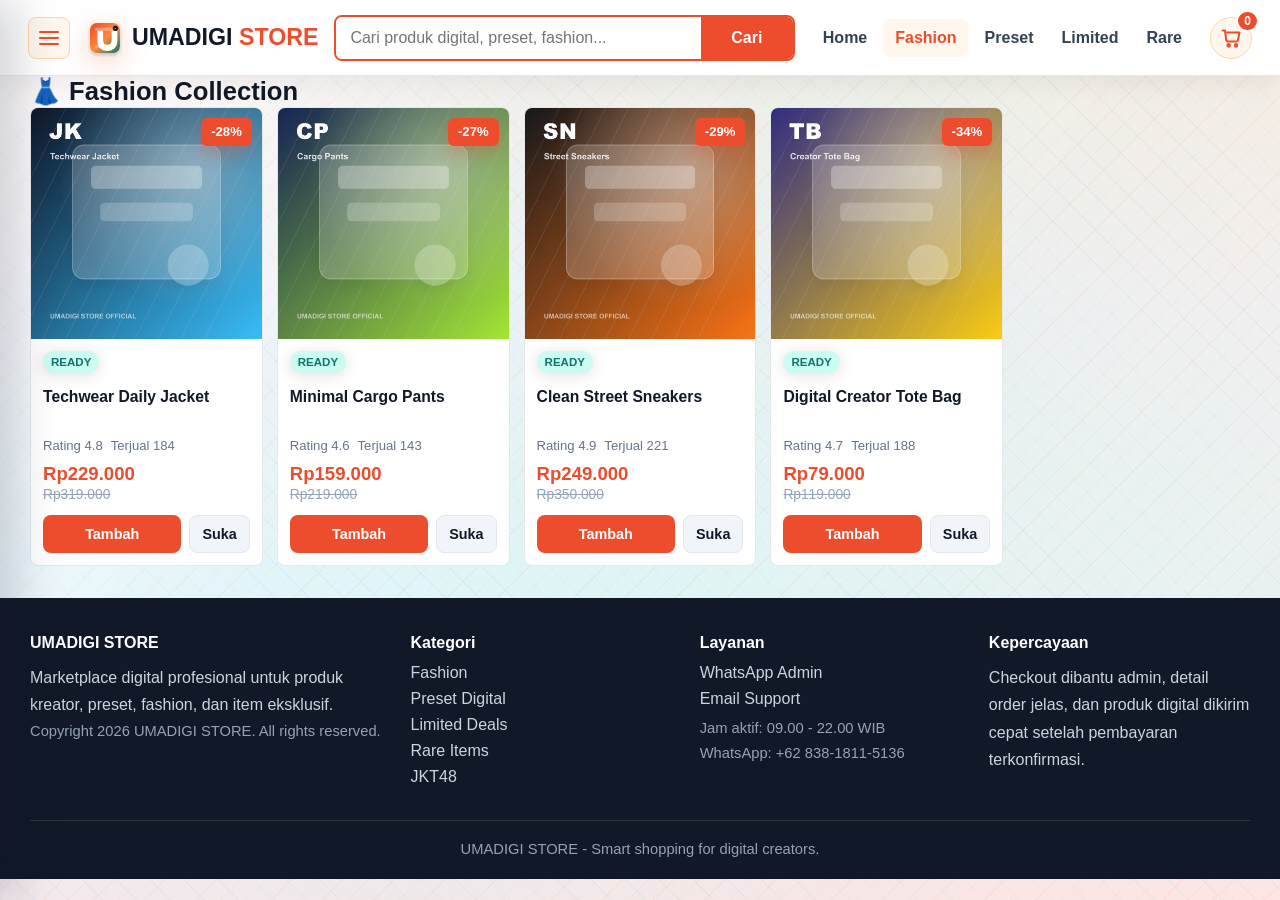
<file: pages/fashion.html>
<!DOCTYPE html>
<html lang="en">
<head>
  <meta charset="UTF-8">
  <meta name="viewport" content="width=device-width, initial-scale=1.0">
  <title>Fashion · UMAEDI STORE</title>
  <link rel="preconnect" href="https://fonts.googleapis.com">
  <link rel="preconnect" href="https://fonts.gstatic.com" crossorigin>
  <link href="https://fonts.googleapis.com/css2?family=Audiowide&family=Space+Grotesk:wght@700&display=swap" rel="stylesheet">
  <link rel="stylesheet" href="../css/style.css">
  <link rel="stylesheet" href="../css/sidebar.css">
  <link rel="stylesheet" href="../css/theme.css">
  <link rel="stylesheet" href="../css/animation.css">
  <link rel="stylesheet" href="../css/tag.css">
  <link rel="stylesheet" href="../css/product.css">
</head>
<body>
  <div id="loader" class="loader"></div>
  <nav id="navbar"></nav>
  <main id="main-content">
    <h1 class="page-title">👗 Fashion Collection</h1>
    <section id="fashion-products" class="products"></section>
  </main>
  <footer id="footer"></footer>
  
  <script defer src="../js/sidebar.js"></script>
  <script defer src="../js/footer.js"></script>
  <script defer src="../js/animation.js"></script>
  <script defer src="../js/theme.js"></script>
  <script defer src="../js/toast.js"></script>
  <script defer src="../js/product.js"></script>
  <script defer src="../js/page-transition.js"></script>
</body>
</html>
</file>
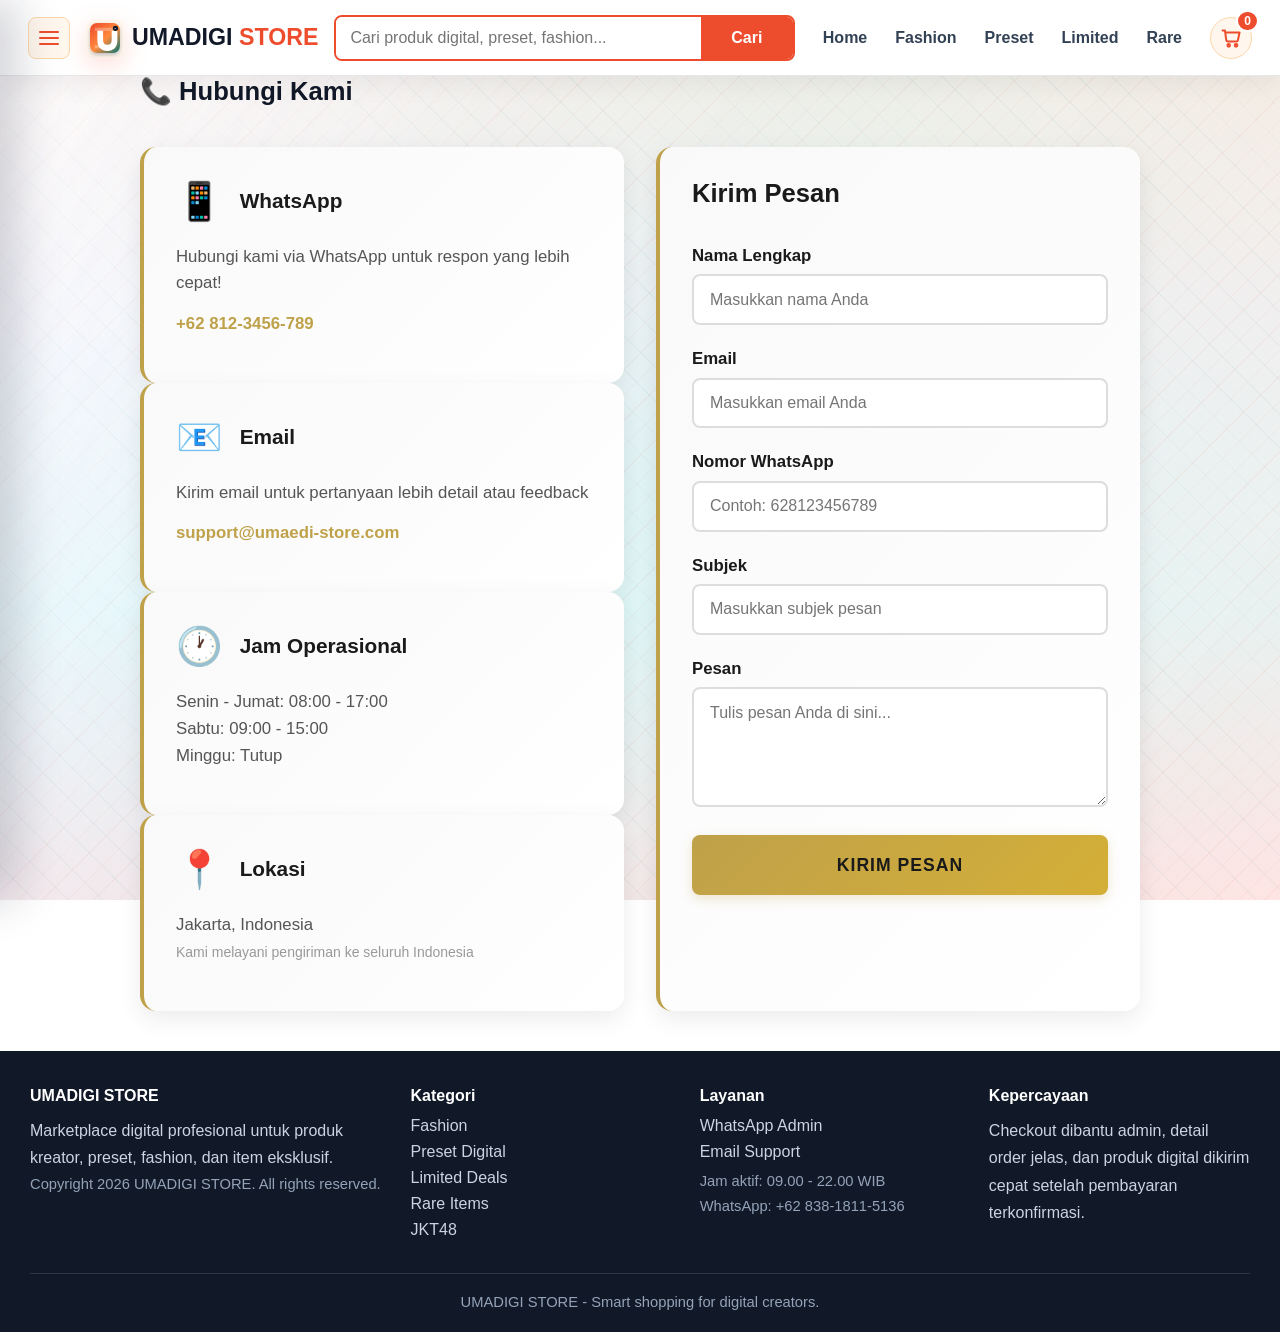
<file: pages/kontak.html>
<!DOCTYPE html>
<html lang="en">
<head>
  <meta charset="UTF-8">
  <meta name="viewport" content="width=device-width, initial-scale=1.0">
  <title>Kontak Kami · UMAEDI STORE</title>
  <link rel="preconnect" href="https://fonts.googleapis.com">
  <link rel="preconnect" href="https://fonts.gstatic.com" crossorigin>
  <link href="https://fonts.googleapis.com/css2?family=Audiowide&family=Space+Grotesk:wght@700&display=swap" rel="stylesheet">
  <link rel="stylesheet" href="../css/style.css">
  <link rel="stylesheet" href="../css/sidebar.css">
  <link rel="stylesheet" href="../css/theme.css">
  <link rel="stylesheet" href="../css/animation.css">
  <link rel="stylesheet" href="../css/tag.css">
  <link rel="stylesheet" href="../css/product.css">
  <style>
    .contact-container {
      max-width: 1000px;
      margin: 0 auto;
    }
    .contact-grid {
      display: grid;
      grid-template-columns: 1fr 1fr;
      gap: 2em;
      margin: 2.5em 0;
    }
    .contact-info-card {
      background: linear-gradient(135deg, #f9f9f9 0%, #ffffff 100%);
      padding: 2em;
      border-radius: 16px;
      border-left: 4px solid #bfa14a;
      box-shadow: 0 8px 24px rgba(0, 0, 0, 0.08);
      animation: slideUpLuxury 0.6s ease-out;
    }
    .contact-info-card h3 {
      font-size: 1.3rem;
      color: #1a1a1a;
      margin: 0 0 1em 0;
      font-weight: 800;
      display: flex;
      align-items: center;
      gap: 0.8em;
    }
    .contact-info-card .icon {
      font-size: 1.8em;
    }
    .contact-info-card p {
      margin: 0.8em 0;
      color: #555;
      font-size: 1.05rem;
      line-height: 1.6;
    }
    .contact-info-card a {
      color: #bfa14a;
      text-decoration: none;
      font-weight: 600;
      transition: all 0.3s ease;
    }
    .contact-info-card a:hover {
      color: #1a1a1a;
      text-decoration: underline;
    }
    .contact-form {
      background: linear-gradient(135deg, #f9f9f9 0%, #ffffff 100%);
      padding: 2em;
      border-radius: 16px;
      border-left: 4px solid #bfa14a;
      box-shadow: 0 8px 24px rgba(0, 0, 0, 0.08);
      animation: slideUpLuxury 0.6s ease-out 0.1s backwards;
    }
    .contact-form h2 {
      font-size: 1.6rem;
      color: #1a1a1a;
      margin: 0 0 1.5em 0;
      font-weight: 800;
    }
    .form-group {
      margin-bottom: 1.5em;
    }
    .form-group label {
      display: block;
      margin-bottom: 0.5em;
      color: #1a1a1a;
      font-weight: 600;
      font-size: 1.05rem;
    }
    .form-group input,
    .form-group textarea {
      width: 100%;
      padding: 0.9em 1em;
      border: 2px solid #ddd;
      border-radius: 8px;
      font-size: 1rem;
      font-family: inherit;
      transition: all 0.3s ease;
      background: white;
    }
    .form-group input:focus,
    .form-group textarea:focus {
      outline: none;
      border-color: #bfa14a;
      box-shadow: 0 0 0 3px rgba(191, 161, 74, 0.1);
    }
    .form-group textarea {
      resize: vertical;
      min-height: 120px;
    }
    .submit-btn {
      background: linear-gradient(135deg, #bfa14a 0%, #d4af37 100%);
      color: #1a1a1a;
      padding: 1.1em 2.5em;
      border: none;
      border-radius: 8px;
      font-size: 1.1rem;
      font-weight: 700;
      cursor: pointer;
      transition: all 0.3s ease;
      box-shadow: 0 4px 12px rgba(191, 161, 74, 0.25);
      width: 100%;
      text-transform: uppercase;
      letter-spacing: 1px;
    }
    .submit-btn:hover {
      transform: translateY(-2px);
      box-shadow: 0 8px 20px rgba(191, 161, 74, 0.35);
    }
    .submit-btn:active {
      transform: translateY(0);
    }
    @media (max-width: 768px) {
      .contact-grid {
        grid-template-columns: 1fr;
      }
    }
  </style>
</head>
<body>
  <div id="loader" class="loader"></div>
  <nav id="navbar"></nav>
  <main id="main-content">
    <div class="contact-container">
      <h1 class="page-title">📞 Hubungi Kami</h1>
      
      <div class="contact-grid">
        <div>
          <div class="contact-info-card">
            <h3>
              <span class="icon">📱</span>
              WhatsApp
            </h3>
            <p>Hubungi kami via WhatsApp untuk respon yang lebih cepat!</p>
            <p><a href="https://wa.me/628123456789" target="_blank">+62 812-3456-789</a></p>
          </div>

          <div class="contact-info-card">
            <h3>
              <span class="icon">📧</span>
              Email
            </h3>
            <p>Kirim email untuk pertanyaan lebih detail atau feedback</p>
            <p><a href="mailto:support@umaedi-store.com">support@umaedi-store.com</a></p>
          </div>

          <div class="contact-info-card">
            <h3>
              <span class="icon">🕐</span>
              Jam Operasional
            </h3>
            <p>
              Senin - Jumat: 08:00 - 17:00<br>
              Sabtu: 09:00 - 15:00<br>
              Minggu: Tutup
            </p>
          </div>

          <div class="contact-info-card">
            <h3>
              <span class="icon">📍</span>
              Lokasi
            </h3>
            <p>
              Jakarta, Indonesia<br>
              <small style="color: #999;">Kami melayani pengiriman ke seluruh Indonesia</small>
            </p>
          </div>
        </div>

        <form class="contact-form" onsubmit="handleSubmit(event)">
          <h2>Kirim Pesan</h2>
          
          <div class="form-group">
            <label for="name">Nama Lengkap</label>
            <input type="text" id="name" name="name" required placeholder="Masukkan nama Anda">
          </div>

          <div class="form-group">
            <label for="email">Email</label>
            <input type="email" id="email" name="email" required placeholder="Masukkan email Anda">
          </div>

          <div class="form-group">
            <label for="phone">Nomor WhatsApp</label>
            <input type="tel" id="phone" name="phone" required placeholder="Contoh: 628123456789">
          </div>

          <div class="form-group">
            <label for="subject">Subjek</label>
            <input type="text" id="subject" name="subject" required placeholder="Masukkan subjek pesan">
          </div>

          <div class="form-group">
            <label for="message">Pesan</label>
            <textarea id="message" name="message" required placeholder="Tulis pesan Anda di sini..."></textarea>
          </div>

          <button type="submit" class="submit-btn">Kirim Pesan</button>
        </form>
      </div>
    </div>
  </main>
  <footer id="footer"></footer>
  
  <script defer src="../js/sidebar.js"></script>
  <script defer src="../js/footer.js"></script>
  <script defer src="../js/animation.js"></script>
  <script defer src="../js/theme.js"></script>
  <script defer src="../js/page-transition.js"></script>
  <script>
    function handleSubmit(event) {
      event.preventDefault();
      const name = document.getElementById('name').value;
      const email = document.getElementById('email').value;
      const phone = document.getElementById('phone').value;
      const subject = document.getElementById('subject').value;
      const message = document.getElementById('message').value;
      
      // Redirect ke WhatsApp dengan pesan yang sudah diformat
      const whatsappMessage = `Halo, nama saya ${name}. Email: ${email}, Nomor: ${phone}. Subjek: ${subject}. Pesan: ${message}`;
      const whatsappUrl = `https://wa.me/628123456789?text=${encodeURIComponent(whatsappMessage)}`;
      window.open(whatsappUrl, '_blank');
      
      // Reset form
      event.target.reset();
    }
  </script>
</body>
</html>
</file>
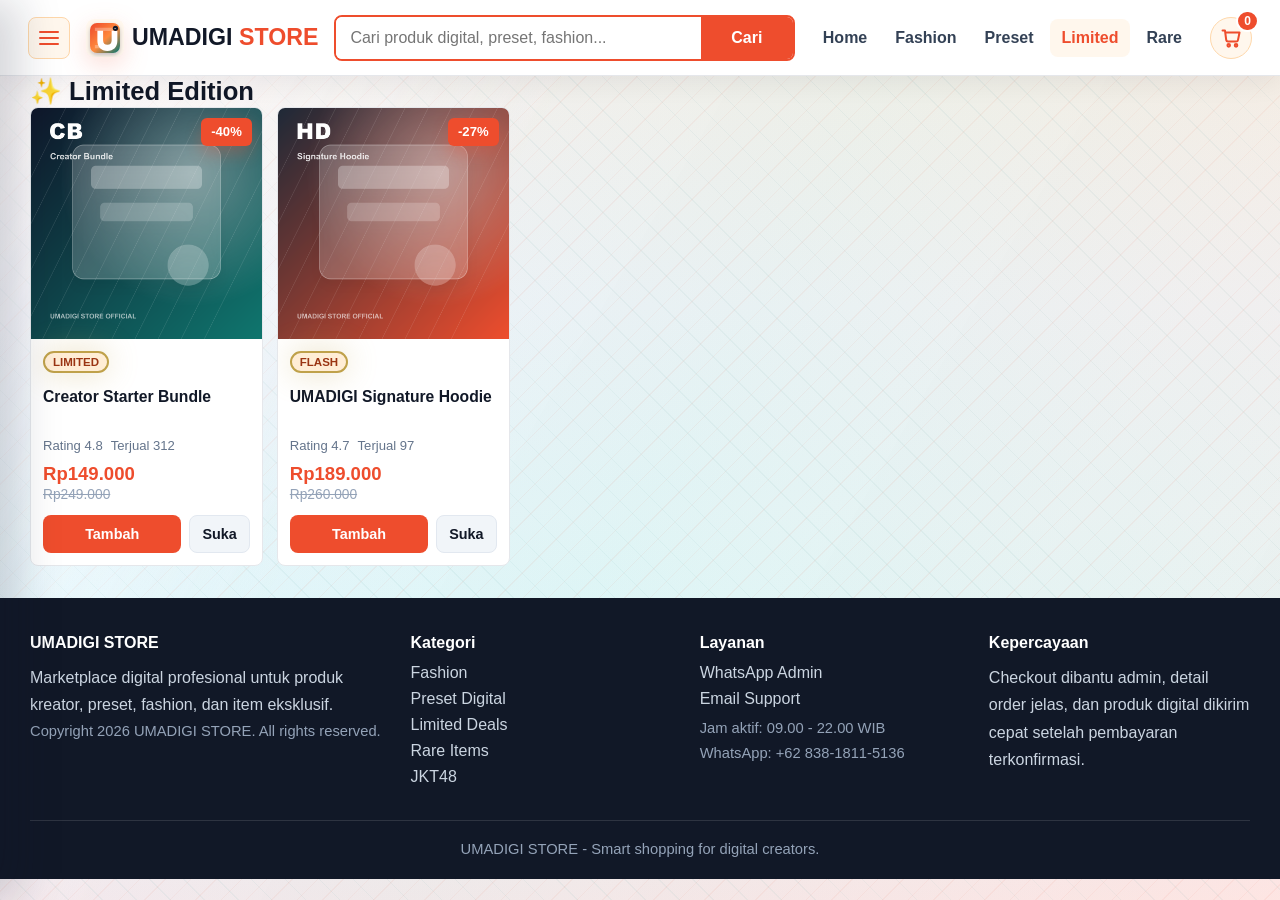
<file: pages/limited.html>
<!DOCTYPE html>
<html lang="en">
<head>
  <meta charset="UTF-8">
  <meta name="viewport" content="width=device-width, initial-scale=1.0">
  <title>Limited Edition · UMAEDI STORE</title>  <link rel="preconnect" href="https://fonts.googleapis.com">
  <link rel="preconnect" href="https://fonts.gstatic.com" crossorigin>
  <link href="https://fonts.googleapis.com/css2?family=Audiowide&family=Space+Grotesk:wght@700&display=swap" rel="stylesheet">  <link rel="stylesheet" href="../css/style.css">
  <link rel="stylesheet" href="../css/sidebar.css">
  <link rel="stylesheet" href="../css/theme.css">
  <link rel="stylesheet" href="../css/animation.css">
  <link rel="stylesheet" href="../css/tag.css">
  <link rel="stylesheet" href="../css/product.css">
</head>
<body>
  <div id="loader" class="loader"></div>
  <nav id="navbar"></nav>
  <main id="main-content">
    <h1 class="page-title">✨ Limited Edition</h1>
    <section id="limited-products" class="products"></section>
  </main>
  <footer id="footer"></footer>
  
  <script defer src="../js/sidebar.js"></script>
  <script defer src="../js/footer.js"></script>
  <script defer src="../js/animation.js"></script>
  <script defer src="../js/theme.js"></script>
  <script defer src="../js/toast.js"></script>
  <script defer src="../js/product.js"></script>
  <script defer src="../js/page-transition.js"></script>
</body>
</html>
</file>
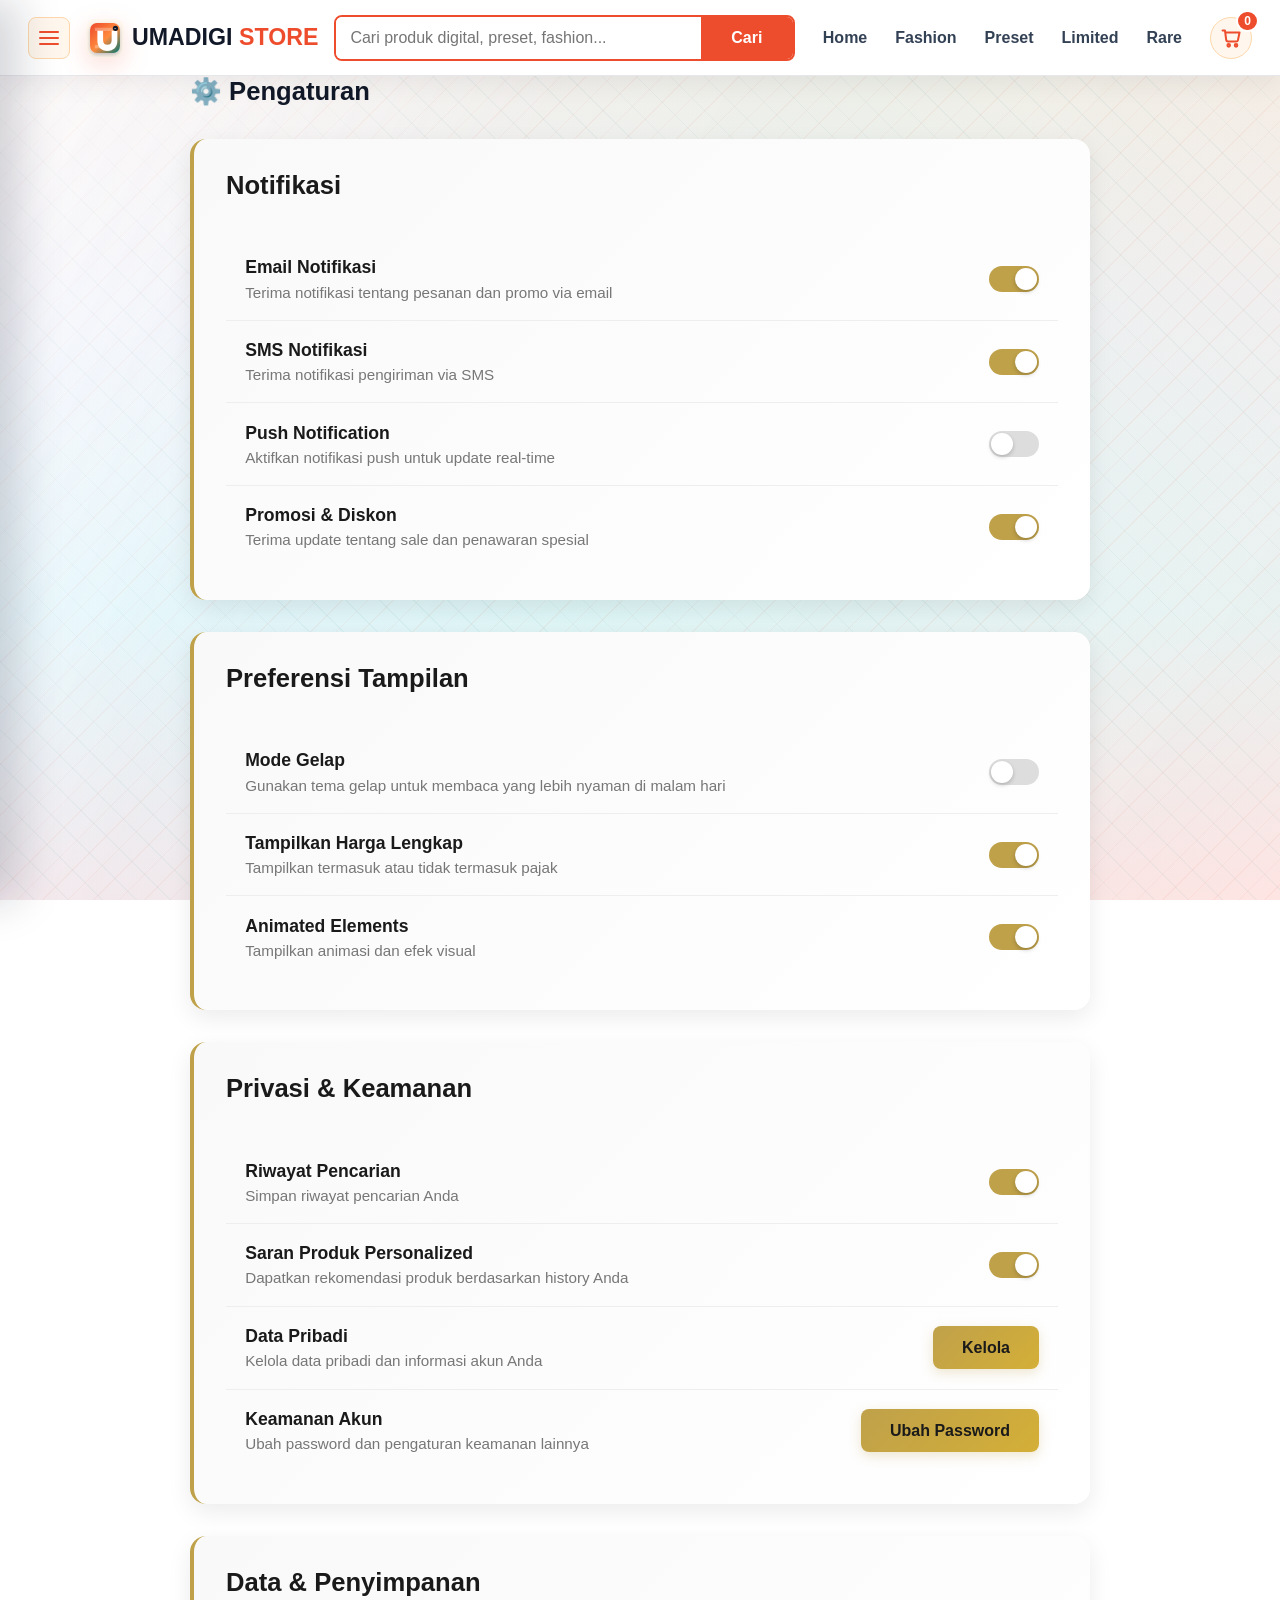
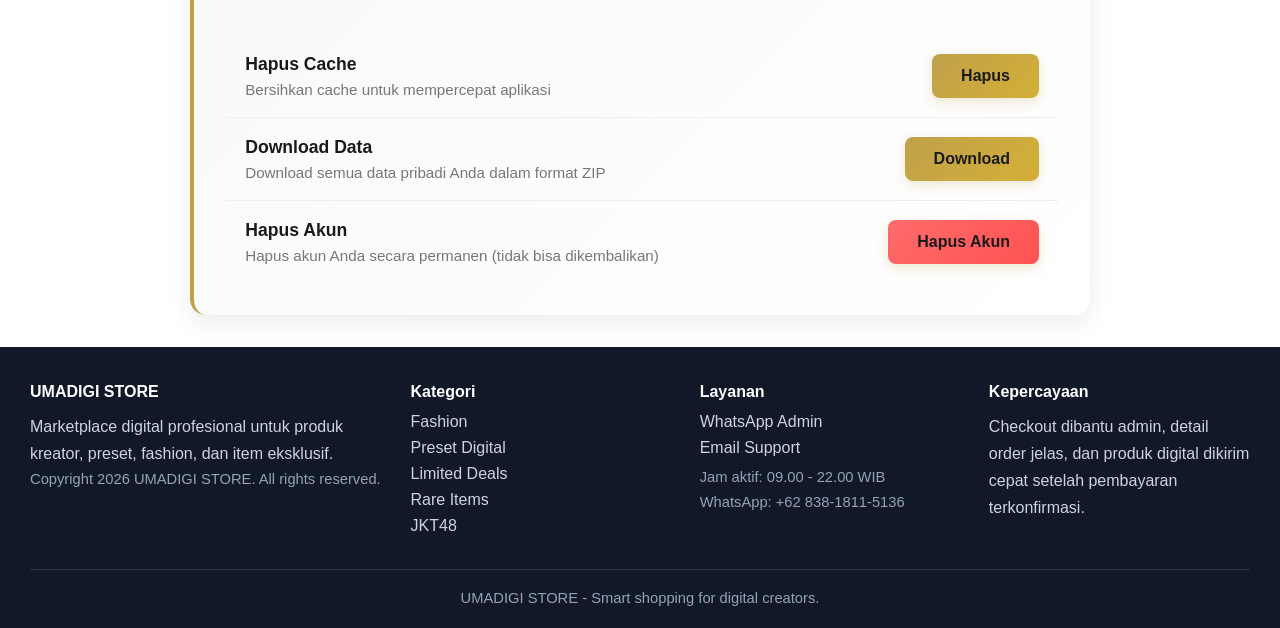
<file: pages/pengaturan.html>
<!DOCTYPE html>
<html lang="en">
<head>
  <meta charset="UTF-8">
  <meta name="viewport" content="width=device-width, initial-scale=1.0">
  <title>Pengaturan · UMAEDI STORE</title>
  <link rel="preconnect" href="https://fonts.googleapis.com">
  <link rel="preconnect" href="https://fonts.gstatic.com" crossorigin>
  <link href="https://fonts.googleapis.com/css2?family=Audiowide&family=Space+Grotesk:wght@700&display=swap" rel="stylesheet">
  <link rel="stylesheet" href="../css/style.css">
  <link rel="stylesheet" href="../css/sidebar.css">
  <link rel="stylesheet" href="../css/theme.css">
  <link rel="stylesheet" href="../css/animation.css">
  <link rel="stylesheet" href="../css/tag.css">
  <link rel="stylesheet" href="../css/product.css">
  <style>
    .settings-container {
      max-width: 900px;
      margin: 0 auto;
    }
    .settings-section {
      background: linear-gradient(135deg, #f9f9f9 0%, #ffffff 100%);
      padding: 2em;
      border-radius: 16px;
      border-left: 4px solid #bfa14a;
      box-shadow: 0 8px 24px rgba(0, 0, 0, 0.08);
      margin: 2em 0;
      animation: slideUpLuxury 0.6s ease-out;
    }
    .settings-section h2 {
      font-size: 1.6rem;
      color: #1a1a1a;
      margin: 0 0 1.5em 0;
      font-weight: 800;
    }
    .settings-item {
      display: flex;
      justify-content: space-between;
      align-items: center;
      padding: 1.2em;
      border-bottom: 1px solid #eee;
      transition: all 0.3s ease;
    }
    .settings-item:last-child {
      border-bottom: none;
    }
    .settings-item:hover {
      background: rgba(191, 161, 74, 0.05);
      border-radius: 8px;
      padding: 1.2em 1.5em;
    }
    .setting-info h3 {
      margin: 0 0 0.3em 0;
      color: #1a1a1a;
      font-size: 1.1rem;
    }
    .setting-info p {
      margin: 0;
      color: #777;
      font-size: 0.95rem;
    }
    .toggle-switch {
      position: relative;
      width: 50px;
      height: 26px;
      background: #ddd;
      border-radius: 13px;
      cursor: pointer;
      transition: background 0.3s ease;
    }
    .toggle-switch.active {
      background: #bfa14a;
    }
    .toggle-switch::after {
      content: '';
      position: absolute;
      width: 22px;
      height: 22px;
      background: white;
      border-radius: 50%;
      top: 2px;
      left: 2px;
      transition: left 0.3s ease;
      box-shadow: 0 2px 4px rgba(0, 0, 0, 0.2);
    }
    .toggle-switch.active::after {
      left: 26px;
    }
    .settings-button {
      background: linear-gradient(135deg, #bfa14a 0%, #d4af37 100%);
      color: #1a1a1a;
      padding: 0.8em 1.8em;
      border: none;
      border-radius: 8px;
      font-size: 1rem;
      font-weight: 700;
      cursor: pointer;
      transition: all 0.3s ease;
      box-shadow: 0 4px 12px rgba(191, 161, 74, 0.25);
    }
    .settings-button:hover {
      transform: translateY(-2px);
      box-shadow: 0 8px 20px rgba(191, 161, 74, 0.35);
    }
    .settings-button.danger {
      background: linear-gradient(135deg, #ff6b6b 0%, #ff5252 100%);
    }
    .settings-button.danger:hover {
      box-shadow: 0 8px 20px rgba(255, 107, 107, 0.35);
    }
  </style>
</head>
<body>
  <div id="loader" class="loader"></div>
  <nav id="navbar"></nav>
  <main id="main-content">
    <div class="settings-container">
      <h1 class="page-title">⚙️ Pengaturan</h1>
      
      <section class="settings-section">
        <h2>Notifikasi</h2>
        
        <div class="settings-item">
          <div class="setting-info">
            <h3>Email Notifikasi</h3>
            <p>Terima notifikasi tentang pesanan dan promo via email</p>
          </div>
          <div class="toggle-switch active" id="emailNotif"></div>
        </div>

        <div class="settings-item">
          <div class="setting-info">
            <h3>SMS Notifikasi</h3>
            <p>Terima notifikasi pengiriman via SMS</p>
          </div>
          <div class="toggle-switch active" id="smsNotif"></div>
        </div>

        <div class="settings-item">
          <div class="setting-info">
            <h3>Push Notification</h3>
            <p>Aktifkan notifikasi push untuk update real-time</p>
          </div>
          <div class="toggle-switch" id="pushNotif"></div>
        </div>

        <div class="settings-item">
          <div class="setting-info">
            <h3>Promosi & Diskon</h3>
            <p>Terima update tentang sale dan penawaran spesial</p>
          </div>
          <div class="toggle-switch active" id="promoNotif"></div>
        </div>
      </section>

      <section class="settings-section">
        <h2>Preferensi Tampilan</h2>
        
        <div class="settings-item">
          <div class="setting-info">
            <h3>Mode Gelap</h3>
            <p>Gunakan tema gelap untuk membaca yang lebih nyaman di malam hari</p>
          </div>
          <div class="toggle-switch" id="darkMode"></div>
        </div>

        <div class="settings-item">
          <div class="setting-info">
            <h3>Tampilkan Harga Lengkap</h3>
            <p>Tampilkan termasuk atau tidak termasuk pajak</p>
          </div>
          <div class="toggle-switch active" id="priceDisplay"></div>
        </div>

        <div class="settings-item">
          <div class="setting-info">
            <h3>Animated Elements</h3>
            <p>Tampilkan animasi dan efek visual</p>
          </div>
          <div class="toggle-switch active" id="animations"></div>
        </div>
      </section>

      <section class="settings-section">
        <h2>Privasi & Keamanan</h2>
        
        <div class="settings-item">
          <div class="setting-info">
            <h3>Riwayat Pencarian</h3>
            <p>Simpan riwayat pencarian Anda</p>
          </div>
          <div class="toggle-switch active" id="searchHistory"></div>
        </div>

        <div class="settings-item">
          <div class="setting-info">
            <h3>Saran Produk Personalized</h3>
            <p>Dapatkan rekomendasi produk berdasarkan history Anda</p>
          </div>
          <div class="toggle-switch active" id="personalized"></div>
        </div>

        <div class="settings-item">
          <div class="setting-info">
            <h3>Data Pribadi</h3>
            <p>Kelola data pribadi dan informasi akun Anda</p>
          </div>
          <button class="settings-button">Kelola</button>
        </div>

        <div class="settings-item">
          <div class="setting-info">
            <h3>Keamanan Akun</h3>
            <p>Ubah password dan pengaturan keamanan lainnya</p>
          </div>
          <button class="settings-button">Ubah Password</button>
        </div>
      </section>

      <section class="settings-section">
        <h2>Data & Penyimpanan</h2>
        
        <div class="settings-item">
          <div class="setting-info">
            <h3>Hapus Cache</h3>
            <p>Bersihkan cache untuk mempercepat aplikasi</p>
          </div>
          <button class="settings-button">Hapus</button>
        </div>

        <div class="settings-item">
          <div class="setting-info">
            <h3>Download Data</h3>
            <p>Download semua data pribadi Anda dalam format ZIP</p>
          </div>
          <button class="settings-button">Download</button>
        </div>

        <div class="settings-item">
          <div class="setting-info">
            <h3>Hapus Akun</h3>
            <p>Hapus akun Anda secara permanen (tidak bisa dikembalikan)</p>
          </div>
          <button class="settings-button danger">Hapus Akun</button>
        </div>
      </section>
    </div>
  </main>
  <footer id="footer"></footer>
  
  <script defer src="../js/sidebar.js"></script>
  <script defer src="../js/footer.js"></script>
  <script defer src="../js/animation.js"></script>
  <script defer src="../js/theme.js"></script>
  <script defer src="../js/page-transition.js"></script>
  <script>
    // Toggle switches functionality
    document.querySelectorAll('.toggle-switch').forEach(toggle => {
      toggle.addEventListener('click', function() {
        this.classList.toggle('active');
        const settingName = this.id;
        const isActive = this.classList.contains('active');
        localStorage.setItem(`setting_${settingName}`, isActive);
      });
    });

    // Load saved settings
    window.addEventListener('load', () => {
      document.querySelectorAll('.toggle-switch').forEach(toggle => {
        const settingName = toggle.id;
        const saved = localStorage.getItem(`setting_${settingName}`);
        if (saved === 'false') {
          toggle.classList.remove('active');
        }
      });
    });
  </script>
</body>
</html>
</file>
<file: css/style.css>
/* UMADIGI STORE base styles */

* {
  box-sizing: border-box;
}

html {
  scroll-behavior: smooth;
}

body {
  margin: 0;
  min-height: 100vh;
  overflow-x: hidden;
  background:
    repeating-linear-gradient(135deg, rgba(238, 77, 45, 0.055) 0 1px, transparent 1px 18px),
    repeating-linear-gradient(45deg, rgba(15, 118, 110, 0.045) 0 1px, transparent 1px 24px),
    linear-gradient(180deg, #fff7ed 0%, #f8fafc 34%, #ecfeff 68%, #fff1f2 100%);
  background-attachment: fixed;
  color: #111827;
  font-family: Inter, -apple-system, BlinkMacSystemFont, "Segoe UI", sans-serif;
}

body::before {
  content: "";
  position: fixed;
  inset: 0;
  z-index: -1;
  pointer-events: none;
  background:
    linear-gradient(120deg, rgba(255, 255, 255, 0.72), rgba(255, 255, 255, 0) 34%),
    linear-gradient(300deg, rgba(238, 77, 45, 0.08), rgba(15, 118, 110, 0.07) 48%, rgba(139, 92, 246, 0.06));
  opacity: 0.9;
}

a,
button,
input {
  font: inherit;
}

#main-content {
  width: min(1220px, calc(100% - 28px));
  margin: 0 auto;
}

.store-hero {
  min-height: 380px;
  margin: 18px 0 16px;
  padding: clamp(28px, 5vw, 56px);
  display: grid;
  grid-template-columns: minmax(0, 1.45fr) minmax(280px, 0.55fr);
  align-items: end;
  gap: 28px;
  color: #fff;
  border-radius: 8px;
  overflow: hidden;
  background:
    linear-gradient(90deg, rgba(17, 24, 39, 0.92) 0%, rgba(17, 24, 39, 0.74) 48%, rgba(238, 77, 45, 0.52) 100%),
    url("../assets/img/umadigi-hero.png") center / cover;
  box-shadow: 0 18px 46px rgba(15, 23, 42, 0.18);
}

.hero-copy {
  max-width: 760px;
}

.hero-kicker,
.eyebrow {
  margin: 0 0 10px;
  color: #fed7aa;
  font-size: 0.78rem;
  font-weight: 900;
  letter-spacing: 0.12em;
  text-transform: uppercase;
}

.store-hero h1 {
  margin: 0;
  max-width: 760px;
  font-size: clamp(2rem, 4.8vw, 4.55rem);
  line-height: 1.02;
  letter-spacing: 0;
}

.hero-subtitle {
  max-width: 650px;
  margin: 18px 0 0;
  color: #e2e8f0;
  font-size: clamp(1rem, 1.7vw, 1.18rem);
  line-height: 1.7;
}

.hero-actions {
  display: flex;
  flex-wrap: wrap;
  gap: 12px;
  margin-top: 26px;
}

.primary-cta,
.secondary-cta {
  min-height: 46px;
  display: inline-flex;
  align-items: center;
  justify-content: center;
  border-radius: 8px;
  padding: 0 20px;
  text-decoration: none;
  font-weight: 900;
}

.primary-cta {
  background: #ee4d2d;
  color: #fff;
}

.secondary-cta {
  background: rgba(255, 255, 255, 0.12);
  color: #fff;
  border: 1px solid rgba(255, 255, 255, 0.35);
}

.hero-panel {
  display: grid;
  gap: 10px;
}

.hero-panel > div {
  padding: 16px;
  border: 1px solid rgba(255, 255, 255, 0.24);
  border-radius: 8px;
  background: rgba(255, 255, 255, 0.13);
  backdrop-filter: blur(14px);
}

.metric-value,
.metric-label {
  display: block;
}

.metric-value {
  font-size: 1.55rem;
  font-weight: 900;
}

.metric-label {
  margin-top: 4px;
  color: #e5e7eb;
  font-size: 0.9rem;
}

.promo-strip {
  display: grid;
  grid-template-columns: repeat(3, 1fr);
  gap: 12px;
  margin-bottom: 18px;
}

.event-teaser {
  display: flex;
  align-items: center;
  justify-content: space-between;
  gap: 14px;
  margin: 18px 0;
  padding: 18px;
  border-radius: 20px;
  color: #fff;
  background:
    linear-gradient(135deg, rgba(17, 24, 39, 0.92), rgba(190, 24, 93, 0.72)),
    url("../assets/img/pmjkt48.png") center / cover;
  box-shadow: 0 18px 38px rgba(190, 24, 93, 0.16);
}

.event-teaser span {
  display: inline-flex;
  padding: 5px 9px;
  border-radius: 999px;
  background: rgba(255, 255, 255, 0.16);
  font-size: 0.72rem;
  font-weight: 900;
  letter-spacing: 0.08em;
}

.event-teaser h2 {
  margin: 9px 0 0;
  font-size: 1.35rem;
  line-height: 1.1;
}

.event-teaser p {
  margin: 6px 0 0;
  color: #f8fafc;
  line-height: 1.45;
}

.event-teaser a {
  flex: 0 0 auto;
  min-height: 44px;
  display: inline-flex;
  align-items: center;
  justify-content: center;
  padding: 0 15px;
  border-radius: 14px;
  color: #be123c;
  background: #fff;
  text-decoration: none;
  font-weight: 900;
}

.promo-item {
  min-height: 86px;
  padding: 16px;
  border: 1px solid #e5e7eb;
  border-radius: 8px;
  background: rgba(255, 255, 255, 0.88);
  backdrop-filter: blur(10px);
  display: flex;
  flex-direction: column;
  justify-content: center;
  box-shadow: 0 8px 20px rgba(15, 23, 42, 0.04);
}

.promo-item strong {
  color: #111827;
  font-size: 1rem;
}

.promo-item span {
  margin-top: 4px;
  color: #64748b;
  line-height: 1.5;
}

.categories-section,
.product-shell {
  margin: 18px 0;
  padding: 20px;
  border: 1px solid #e5e7eb;
  border-radius: 8px;
  background: rgba(255, 255, 255, 0.9);
  backdrop-filter: blur(12px);
  box-shadow: 0 8px 24px rgba(15, 23, 42, 0.04);
}

.section-heading,
.product-heading {
  display: flex;
  align-items: end;
  justify-content: space-between;
  gap: 16px;
  margin-bottom: 16px;
}

.section-heading p {
  margin: 4px 0 0;
  color: #64748b;
}

.categories-title,
.page-title {
  margin: 0;
  color: #111827;
  font-size: clamp(1.35rem, 2vw, 1.85rem);
  line-height: 1.2;
  letter-spacing: 0;
}

.categories-title::after {
  content: none;
}

.categories-scroll-wrapper {
  width: 100%;
  overflow-x: auto;
  overflow-y: hidden;
  -webkit-overflow-scrolling: touch;
}

.categories-scroll {
  display: grid;
  grid-template-columns: repeat(6, minmax(132px, 1fr));
  gap: 12px;
  min-width: 760px;
}

.category-btn {
  --cat-color: #ee4d2d;
  --cat-soft: #fff7ed;
  position: relative;
  min-height: 92px;
  display: flex;
  flex-direction: column;
  align-items: center;
  justify-content: center;
  gap: 8px;
  padding: 14px 10px;
  background:
    linear-gradient(145deg, rgba(255, 255, 255, 0.96), rgba(255, 255, 255, 0.78)) padding-box,
    linear-gradient(145deg, rgba(255, 255, 255, 0), var(--cat-color)) border-box;
  border: 1px solid transparent;
  border-radius: 16px;
  color: #111827;
  cursor: pointer;
  transition: all 0.2s ease;
  overflow: hidden;
  box-shadow: 0 10px 24px rgba(15, 23, 42, 0.06);
}

.category-btn::before {
  content: "";
  position: absolute;
  inset: auto -24px -34px auto;
  width: 82px;
  height: 82px;
  border-radius: 50%;
  background: var(--cat-color);
  opacity: 0.12;
  transition: transform 0.22s ease, opacity 0.22s ease;
}

.category-btn:hover,
.category-btn.active {
  border-color: var(--cat-color);
  background:
    linear-gradient(145deg, var(--cat-soft), rgba(255, 255, 255, 0.88)) padding-box,
    linear-gradient(145deg, var(--cat-color), rgba(255, 255, 255, 0.2), var(--cat-color)) border-box;
  color: var(--cat-color);
  transform: translateY(-2px);
  box-shadow: 0 16px 30px rgba(15, 23, 42, 0.1);
}

.category-btn:hover::before,
.category-btn.active::before {
  opacity: 0.22;
  transform: scale(1.2);
}

.category-btn-icon {
  position: relative;
  z-index: 1;
  width: 46px;
  height: 46px;
  display: inline-flex;
  align-items: center;
  justify-content: center;
  border-radius: 14px;
  color: #fff;
  background:
    radial-gradient(circle at 30% 25%, rgba(255, 255, 255, 0.38), transparent 34%),
    linear-gradient(135deg, var(--cat-color), color-mix(in srgb, var(--cat-color) 68%, #111827));
  box-shadow:
    0 10px 18px color-mix(in srgb, var(--cat-color) 30%, transparent),
    inset 0 1px 0 rgba(255, 255, 255, 0.32);
}

.category-btn-icon svg {
  width: 25px;
  height: 25px;
  fill: currentColor;
}

.category-btn-label {
  position: relative;
  z-index: 1;
  font-weight: 900;
}

.category-all {
  --cat-color: #ee4d2d;
  --cat-soft: #fff7ed;
}

.category-fashion {
  --cat-color: #db2777;
  --cat-soft: #fdf2f8;
}

.category-preset {
  --cat-color: #2563eb;
  --cat-soft: #eff6ff;
}

.category-limited {
  --cat-color: #f59e0b;
  --cat-soft: #fffbeb;
}

.category-rare {
  --cat-color: #7c3aed;
  --cat-soft: #f5f3ff;
}

.category-jkt48 {
  --cat-color: #be123c;
  --cat-soft: #fff1f2;
}

.safe-badge {
  display: inline-flex;
  align-items: center;
  min-height: 34px;
  padding: 0 12px;
  color: #0f766e;
  background: #ccfbf1;
  border-radius: 999px;
  font-size: 0.85rem;
  font-weight: 900;
  white-space: nowrap;
}

footer {
  margin-top: 32px;
  padding: 36px 24px 22px;
  color: #cbd5e1;
  background: #111827;
}

footer .footer-content {
  width: min(1220px, 100%);
  margin: 0 auto;
  display: grid;
  grid-template-columns: 1.35fr repeat(3, 1fr);
  gap: 28px;
}

footer h4 {
  margin: 0 0 12px;
  color: #fff;
  font-size: 1rem;
}

footer p {
  margin: 0;
  line-height: 1.7;
}

footer a {
  display: block;
  margin: 0 0 8px;
  color: #cbd5e1;
  text-decoration: none;
}

footer a:hover {
  color: #fb923c;
}

.footer-muted,
footer .footer-bottom {
  color: #94a3b8;
  font-size: 0.92rem;
}

footer .footer-bottom {
  width: min(1220px, 100%);
  margin: 26px auto 0;
  padding-top: 20px;
  border-top: 1px solid rgba(255, 255, 255, 0.12);
  text-align: center;
}

.loader {
  position: fixed;
  inset: 0;
  z-index: 9999;
  display: flex;
  align-items: center;
  justify-content: center;
  background: #ffffff;
  transition: opacity 0.4s;
}

.loader::after {
  content: "";
  width: 46px;
  height: 46px;
  border-radius: 50%;
  border: 4px solid #fed7aa;
  border-top-color: #ee4d2d;
  animation: spin 0.9s linear infinite;
}

@keyframes spin {
  to {
    transform: rotate(360deg);
  }
}

#scroll-to-top {
  position: fixed;
  right: 18px;
  bottom: 18px;
  width: 46px;
  height: 46px;
  border: 0;
  border-radius: 8px;
  background: #111827;
  color: #fff;
  font-size: 0.8rem;
  font-weight: 900;
  cursor: pointer;
  box-shadow: 0 12px 28px rgba(15, 23, 42, 0.22);
}

.toast-container {
  position: fixed;
  left: 14px;
  right: 14px;
  bottom: 94px;
  z-index: 10001;
  display: grid;
  gap: 10px;
  pointer-events: none;
}

.toast {
  transform: translateY(16px);
  opacity: 0;
  display: flex;
  align-items: center;
  justify-content: space-between;
  gap: 12px;
  padding: 13px 14px;
  border-radius: 16px;
  color: #111827;
  background: rgba(255, 255, 255, 0.96);
  box-shadow: 0 18px 38px rgba(15, 23, 42, 0.18);
  backdrop-filter: blur(16px);
  pointer-events: auto;
  transition: opacity 0.25s ease, transform 0.25s ease;
  border: 1px solid #e5e7eb;
}

.toast.show {
  opacity: 1;
  transform: translateY(0);
}

.toast-success {
  border-color: #99f6e4;
  background: linear-gradient(135deg, rgba(240, 253, 250, 0.98), rgba(255, 255, 255, 0.96));
}

.toast-error {
  border-color: #fecdd3;
  background: linear-gradient(135deg, rgba(255, 241, 242, 0.98), rgba(255, 255, 255, 0.96));
}

.toast-info {
  border-color: #fed7aa;
}

.toast-message {
  font-weight: 900;
  line-height: 1.35;
}

.toast-close {
  width: 28px;
  height: 28px;
  border: 0;
  border-radius: 50%;
  color: #64748b;
  background: #f1f5f9;
  cursor: pointer;
  font-size: 1.1rem;
  line-height: 1;
}

.umadigi-splash {
  position: fixed;
  inset: 0;
  z-index: 10000;
  display: flex;
  align-items: center;
  justify-content: center;
  padding: 24px;
  background:
    radial-gradient(circle at 50% 38%, rgba(238, 77, 45, 0.28), transparent 34%),
    linear-gradient(135deg, #111827, #7f1d1d 56%, #0f766e);
  transition: opacity 0.45s ease, transform 0.45s ease;
}

.umadigi-splash.hide {
  opacity: 0;
  transform: scale(1.04);
  pointer-events: none;
}

.splash-card {
  width: min(280px, 78vw);
  display: grid;
  justify-items: center;
  gap: 10px;
  color: #fff;
  text-align: center;
  animation: splashRise 0.72s cubic-bezier(0.2, 0.8, 0.2, 1) both;
}

.splash-card img {
  width: 96px;
  height: 96px;
  border-radius: 26px;
  box-shadow:
    0 0 28px rgba(238, 77, 45, 0.4),
    0 0 42px rgba(20, 184, 166, 0.25);
}

.splash-card strong {
  font-size: 1.35rem;
  font-weight: 900;
  letter-spacing: 0.02em;
}

.splash-card span {
  color: #e2e8f0;
  line-height: 1.5;
  font-weight: 700;
}

@keyframes splashRise {
  from {
    opacity: 0;
    transform: translateY(18px) scale(0.92);
  }
  to {
    opacity: 1;
    transform: translateY(0) scale(1);
  }
}

@media (max-width: 900px) {
  .store-hero {
    grid-template-columns: 1fr;
  }

  .hero-panel {
    grid-template-columns: repeat(3, 1fr);
  }

  .promo-strip,
  footer .footer-content {
    grid-template-columns: 1fr;
  }
}

@media (max-width: 620px) {
  #main-content {
    width: min(100% - 20px, 1220px);
  }

  .store-hero {
    min-height: 0;
    padding: 24px;
  }

  .hero-panel {
    grid-template-columns: 1fr;
  }

  .section-heading,
  .product-heading {
    align-items: start;
    flex-direction: column;
  }

  .event-teaser {
    align-items: stretch;
    flex-direction: column;
  }

  .event-teaser a {
    width: 100%;
  }

  .categories-section,
  .product-shell {
    padding: 14px;
  }
}
</file>
<file: css/sidebar.css>
/* Header and sidebar - UMADIGI STORE */

:root {
  --brand-orange: #ee4d2d;
  --brand-orange-dark: #c7381c;
  --brand-teal: #0f766e;
  --ink: #111827;
  --muted: #64748b;
  --line: #e5e7eb;
  --surface: #ffffff;
  --shadow-soft: 0 12px 30px rgba(15, 23, 42, 0.12);
  --transition: all 0.2s ease;
  --sidebar-width: 300px;
}

.umaedi-header {
  position: fixed;
  inset: 0 0 auto 0;
  height: 76px;
  background: #ffffff;
  border-bottom: 1px solid var(--line);
  display: grid;
  grid-template-columns: auto auto minmax(220px, 1fr) auto auto;
  align-items: center;
  gap: 16px;
  padding: 0 28px;
  z-index: 100;
  box-shadow: 0 8px 24px rgba(15, 23, 42, 0.06);
}

.sidebar-toggle {
  width: 42px;
  height: 42px;
  display: inline-flex;
  align-items: center;
  justify-content: center;
  background: #fff7ed;
  border: 1px solid #fed7aa;
  border-radius: 8px;
  cursor: pointer;
  transition: var(--transition);
}

.sidebar-toggle:hover {
  background: #ffedd5;
  transform: translateY(-1px);
}

.hamburger {
  width: 20px;
  display: flex;
  flex-direction: column;
  gap: 4px;
}

.hamburger span {
  width: 100%;
  height: 2px;
  background: var(--brand-orange);
  border-radius: 99px;
}

.header-logo {
  display: inline-flex;
  align-items: center;
  gap: 8px;
  color: var(--ink);
  text-decoration: none;
  font-size: 1.45rem;
  font-weight: 900;
  letter-spacing: 0;
  white-space: nowrap;
}

.header-logo-mark {
  width: 38px;
  height: 38px;
  flex: 0 0 auto;
  filter: drop-shadow(0 8px 12px rgba(238, 77, 45, 0.18));
}

.header-logo strong {
  color: var(--brand-orange);
}

.header-search {
  height: 46px;
  display: flex;
  min-width: 0;
  border: 2px solid var(--brand-orange);
  border-radius: 8px;
  overflow: hidden;
  background: #fff;
}

.header-search input {
  flex: 1;
  min-width: 0;
  border: 0;
  outline: 0;
  padding: 0 14px;
  font: inherit;
  color: var(--ink);
}

.header-search button {
  width: 92px;
  border: 0;
  background: var(--brand-orange);
  color: #fff;
  font-weight: 800;
  cursor: pointer;
}

.desktop-nav {
  display: flex;
  align-items: center;
  gap: 4px;
}

.desktop-nav a {
  color: #334155;
  text-decoration: none;
  font-weight: 700;
  padding: 10px 12px;
  border-radius: 8px;
  white-space: nowrap;
}

.desktop-nav a:hover,
.desktop-nav a.active {
  color: var(--brand-orange);
  background: #fff7ed;
}

.header-cart {
  position: relative;
  height: 42px;
  width: 42px;
  display: inline-flex;
  align-items: center;
  justify-content: center;
  color: var(--brand-orange);
  background: #fff7ed;
  border: 1px solid #fed7aa;
  border-radius: 50%;
  text-decoration: none;
  font-weight: 800;
  animation: cartFloat 2.4s ease-in-out infinite;
}

.cart-icon-svg {
  width: 22px;
  height: 22px;
  fill: none;
  stroke: currentColor;
  stroke-width: 2.2;
  stroke-linecap: round;
  stroke-linejoin: round;
}

.cart-count {
  position: absolute;
  top: -8px;
  right: -8px;
  min-width: 22px;
  height: 22px;
  padding: 0 6px;
  display: flex;
  align-items: center;
  justify-content: center;
  color: #fff;
  background: var(--brand-orange);
  border: 2px solid #fff;
  border-radius: 999px;
  font-size: 0.75rem;
  font-weight: 900;
}

.header-cart.cart-bump {
  animation: cartPop 0.42s ease, cartFloat 2.4s ease-in-out 0.42s infinite;
}

@keyframes cartFloat {
  0%, 100% {
    transform: translateY(0) rotate(0deg);
    box-shadow: 0 8px 18px rgba(238, 77, 45, 0.1);
  }
  50% {
    transform: translateY(-3px) rotate(-4deg);
    box-shadow: 0 14px 22px rgba(238, 77, 45, 0.18);
  }
}

@keyframes cartPop {
  0% {
    transform: scale(1);
  }
  45% {
    transform: scale(1.22) rotate(-8deg);
  }
  100% {
    transform: scale(1);
  }
}

.sidebar {
  position: fixed;
  top: 0;
  left: calc(var(--sidebar-width) * -1);
  width: var(--sidebar-width);
  height: 100vh;
  background:
    radial-gradient(circle at 20% 8%, rgba(238, 77, 45, 0.16), transparent 30%),
    radial-gradient(circle at 90% 22%, rgba(15, 118, 110, 0.14), transparent 28%),
    linear-gradient(180deg, rgba(255, 255, 255, 0.98), rgba(255, 247, 237, 0.96));
  z-index: 110;
  transition: var(--transition);
  box-shadow: 18px 0 42px rgba(15, 23, 42, 0.18);
  overflow-y: auto;
  border-right: 1px solid rgba(254, 215, 170, 0.9);
}

.sidebar.active {
  left: 0;
}

.sidebar-header {
  min-height: 92px;
  padding: 16px;
  display: flex;
  align-items: center;
  justify-content: space-between;
  border-bottom: 1px solid rgba(254, 215, 170, 0.9);
}

.sidebar-brand {
  min-width: 0;
  display: flex;
  align-items: center;
  gap: 11px;
}

.sidebar-brand img {
  width: 44px;
  height: 44px;
  border-radius: 14px;
  box-shadow: 0 10px 22px rgba(238, 77, 45, 0.2);
}

.sidebar-header h3 {
  margin: 0;
  color: var(--ink);
  font-size: 1rem;
  font-weight: 900;
}

.sidebar-brand span {
  display: block;
  margin-top: 2px;
  color: #64748b;
  font-size: 0.82rem;
  font-weight: 800;
}

.sidebar-close {
  width: 38px;
  height: 38px;
  border: 1px solid var(--line);
  background: rgba(255, 255, 255, 0.86);
  border-radius: 12px;
  cursor: pointer;
  font-weight: 900;
  color: #ee4d2d;
}

.sidebar-nav {
  display: flex;
  flex-direction: column;
  gap: 10px;
  padding: 16px 14px;
}

.sidebar-link {
  display: flex;
  align-items: center;
  gap: 12px;
  color: #1f2937;
  text-decoration: none;
  padding: 13px;
  border-radius: 16px;
  border: 1px solid transparent;
  transition: var(--transition);
  background: rgba(255, 255, 255, 0.72);
  box-shadow: 0 10px 22px rgba(15, 23, 42, 0.04);
}

.sidebar-link:hover,
.sidebar-link.active {
  color: var(--brand-orange);
  background: #fff7ed;
  border-color: #fed7aa;
  transform: translateX(4px);
  box-shadow: 0 14px 26px rgba(238, 77, 45, 0.12);
}

.sidebar-link .icon {
  width: 40px;
  height: 40px;
  display: inline-flex;
  align-items: center;
  justify-content: center;
  color: #fff;
  background:
    radial-gradient(circle at 30% 25%, rgba(255, 255, 255, 0.35), transparent 34%),
    linear-gradient(135deg, #ee4d2d, #be123c);
  border-radius: 13px;
  box-shadow: 0 10px 18px rgba(238, 77, 45, 0.18);
}

.sidebar-link:nth-child(2) .icon {
  background:
    radial-gradient(circle at 30% 25%, rgba(255, 255, 255, 0.35), transparent 34%),
    linear-gradient(135deg, #2563eb, #0f766e);
}

.sidebar-link:nth-child(3) .icon {
  background:
    radial-gradient(circle at 30% 25%, rgba(255, 255, 255, 0.35), transparent 34%),
    linear-gradient(135deg, #0f766e, #14b8a6);
}

.sidebar-link:nth-child(4) .icon {
  background:
    radial-gradient(circle at 30% 25%, rgba(255, 255, 255, 0.35), transparent 34%),
    linear-gradient(135deg, #f59e0b, #ee4d2d);
}

.sidebar-link .icon svg {
  width: 23px;
  height: 23px;
  fill: none;
  stroke: currentColor;
  stroke-width: 2.2;
  stroke-linecap: round;
  stroke-linejoin: round;
}

.sidebar-link .label {
  font-weight: 800;
}

.sidebar-promo {
  margin: 4px 14px 18px;
  padding: 14px;
  border: 1px solid #fed7aa;
  border-radius: 18px;
  background:
    linear-gradient(135deg, rgba(255, 247, 237, 0.96), rgba(255, 255, 255, 0.86));
  box-shadow: 0 14px 28px rgba(15, 23, 42, 0.06);
}

.sidebar-promo strong,
.sidebar-promo span {
  display: block;
}

.sidebar-promo strong {
  color: #9a3412;
  font-weight: 900;
}

.sidebar-promo span {
  margin-top: 5px;
  color: #64748b;
  font-size: 0.88rem;
  line-height: 1.5;
}

.sidebar-overlay {
  position: fixed;
  inset: 0;
  background: rgba(15, 23, 42, 0);
  z-index: 105;
  opacity: 0;
  pointer-events: none;
  transition: var(--transition);
}

.sidebar-overlay.active {
  background: rgba(15, 23, 42, 0.38);
  opacity: 1;
  pointer-events: auto;
}

.mobile-bottom-nav {
  position: fixed;
  left: 10px;
  right: 10px;
  bottom: 10px;
  z-index: 90;
  display: none;
  grid-template-columns: repeat(5, 1fr);
  gap: 4px;
  padding: 7px;
  border: 1px solid rgba(226, 232, 240, 0.9);
  border-radius: 20px;
  background: rgba(255, 255, 255, 0.94);
  box-shadow: 0 18px 42px rgba(15, 23, 42, 0.18);
  backdrop-filter: blur(16px);
}

.mobile-bottom-nav a {
  position: relative;
  min-height: 54px;
  display: grid;
  justify-items: center;
  align-content: center;
  gap: 3px;
  color: #64748b;
  text-decoration: none;
  border-radius: 15px;
  font-size: 0.72rem;
  font-weight: 900;
}

.bottom-cart-count {
  position: absolute;
  top: 5px;
  right: 14px;
  min-width: 18px;
  height: 18px;
  display: none;
  align-items: center;
  justify-content: center;
  padding: 0 5px;
  border-radius: 999px;
  color: #fff;
  background: #ee4d2d;
  border: 2px solid #fff;
  font-size: 0.68rem;
  font-weight: 900;
  box-shadow: 0 8px 14px rgba(238, 77, 45, 0.28);
}

.bottom-cart-count.show {
  display: inline-flex;
}

.mobile-bottom-nav svg {
  width: 22px;
  height: 22px;
  fill: none;
  stroke: currentColor;
  stroke-width: 2;
  stroke-linecap: round;
  stroke-linejoin: round;
}

.mobile-bottom-nav a.active,
.mobile-bottom-nav a:hover {
  color: #ee4d2d;
  background: #fff7ed;
}

.mobile-bottom-nav .nav-feature {
  color: #fff;
  background: linear-gradient(135deg, #ee4d2d, #be123c);
  box-shadow: 0 12px 24px rgba(238, 77, 45, 0.24);
  transform: translateY(-8px);
}

.mobile-bottom-nav .nav-feature.active,
.mobile-bottom-nav .nav-feature:hover {
  color: #fff;
  background: linear-gradient(135deg, #be123c, #7c3aed);
}

body {
  padding-top: 76px;
}

@media (max-width: 1020px) {
  .umaedi-header {
    grid-template-columns: auto auto minmax(180px, 1fr) auto;
  }

  .desktop-nav {
    display: none;
  }
}

@media (max-width: 720px) {
  .umaedi-header {
    height: auto;
    grid-template-columns: auto 1fr auto;
    gap: 10px;
    padding: 10px 14px;
  }

  .header-logo {
    font-size: 1.08rem;
  }

  .header-logo-mark {
    width: 32px;
    height: 32px;
  }

  .header-search {
    grid-column: 1 / -1;
    order: 4;
    height: 42px;
  }

  .header-search button {
    width: 74px;
  }

  body {
    padding-top: 116px;
    padding-bottom: 86px;
  }

  .sidebar-header {
    min-height: 68px;
  }

  .mobile-bottom-nav {
    display: grid;
  }

  body.hide-bottom-nav .mobile-bottom-nav {
    display: none;
  }

  body.hide-bottom-nav {
    padding-bottom: 0;
  }
}

@media (max-width: 420px) {
  .sidebar {
    width: 86vw;
    left: -86vw;
  }

  .header-logo {
    font-size: 0.9rem;
  }

  .header-logo-text {
    max-width: 156px;
    overflow: hidden;
    text-overflow: ellipsis;
  }

  .header-cart {
    width: 40px;
    height: 40px;
  }
}
</file>
<file: css/theme.css>
/* theme.css - UMAEDI STORE color and theme variables */
:root {
  --luxury-gold: #bfa14a;
  --luxury-gold-light: #fffbe6;
  --luxury-black: #181818;
  --luxury-red: #e53935;
  --luxury-red-gradient: linear-gradient(90deg, #e53935 0%, #ff6f61 100%);
  --luxury-gold-gradient: linear-gradient(90deg, #bfa14a 0%, #fffbe6 100%);
  --luxury-shadow: 0 4px 32px 0 rgba(191,161,74,0.18);
  --luxury-glow: 0 0 32px 0 #bfa14a88;
  --luxury-radius: 32px;
}
</file>
<file: css/animation.css>
/* animation.css - UMAEDI STORE global animations */

/* Page Load Animations */
.luxury-fade-in {
  opacity: 0;
  animation: fadeInLuxury 0.8s ease-out 0.2s forwards;
}

.luxury-slide-up {
  opacity: 0;
  transform: translateY(30px);
  animation: slideUpLuxury 0.6s ease-out 0.3s forwards;
}

/* Page Transition Animations */
.page-exit {
  animation: pageExitAnimation 0.6s ease-in forwards;
}

.page-enter {
  animation: pageEnterAnimation 0.8s ease-out forwards;
}

/* Main Content Fade In */
#main-content {
  animation: fadeInContent 0.8s ease-out;
}

main {
  animation: fadeInContent 0.8s ease-out;
}

/* Keyframe Animations */
@keyframes fadeInLuxury {
  from {
    opacity: 0;
  }
  to {
    opacity: 1;
  }
}

@keyframes slideUpLuxury {
  from {
    opacity: 0;
    transform: translateY(30px);
  }
  to {
    opacity: 1;
    transform: translateY(0);
  }
}

@keyframes pageExitAnimation {
  0% {
    opacity: 1;
    transform: translateX(0) scale(1);
  }
  100% {
    opacity: 0;
    transform: translateX(100px) scale(0.95);
  }
}

@keyframes pageEnterAnimation {
  0% {
    opacity: 0;
    transform: translateX(-100px) scale(0.95);
  }
  50% {
    opacity: 0.5;
  }
  100% {
    opacity: 1;
    transform: translateX(0) scale(1);
  }
}

@keyframes fadeInContent {
  from {
    opacity: 0;
    transform: translateY(20px);
  }
  to {
    opacity: 1;
    transform: translateY(0);
  }
}

/* Hover Effects */
.luxury-glow-hover {
  transition: box-shadow 0.3s, transform 0.3s;
}

.luxury-glow-hover:hover {
  box-shadow: 0 8px 24px rgba(191,161,74,0.2);
  transform: translateY(-4px);
}

/* Shimmer Animation */
@keyframes shimmer {
  0% { 
    background-position: -200% 0; 
  }
  100% { 
    background-position: 200% 0; 
  }
}

/* Pulse Animation */
@keyframes pulse {
  0%, 100% { 
    box-shadow: 0 0 12px rgba(191,161,74,0.3); 
  }
  50% { 
    box-shadow: 0 0 24px rgba(191,161,74,0.5); 
  }
}

/* Glow Animation for Logo */
@keyframes logoGlowPulse {
  0%, 100% {
    text-shadow: 
      0 0 12px rgba(30, 144, 255, 0.7),
      0 0 24px rgba(13, 110, 253, 0.5),
      0 0 36px rgba(30, 144, 255, 0.3),
      2px 2px 4px rgba(0, 0, 0, 0.1);
    filter: drop-shadow(0 0 10px rgba(30, 144, 255, 0.6));
  }
  50% {
    text-shadow: 
      0 0 18px rgba(30, 144, 255, 0.9),
      0 0 30px rgba(13, 110, 253, 0.7),
      0 0 42px rgba(30, 144, 255, 0.4),
      2px 2px 4px rgba(0, 0, 0, 0.1);
    filter: drop-shadow(0 0 15px rgba(30, 144, 255, 0.8));
  }
}

.navbar-logo {
  animation: logoGlowPulse 3s ease-in-out infinite;
}

/* Cart Bounce Animation */
@keyframes cartBounce {
  0% { transform: scale(1); }
  50% { transform: scale(1.2); }
  100% { transform: scale(1); }
}

.cart-bounce {
  animation: cartBounce 0.4s ease;
}

/* Mobile Responsive Animations */
@media (prefers-reduced-motion: reduce) {
  * {
    animation: none !important;
    transition: none !important;
  }
}

/* Mobile Fix: Ensure hero is visible */
@media (max-width: 768px) {
  .luxury-fade-in {
    opacity: 1 !important;
    animation: fadeInLuxury 0.5s ease-out 0s forwards;
  }
}

@media (max-width: 480px) {
  .luxury-fade-in {
    opacity: 1 !important;
    animation: fadeInLuxury 0.3s ease-out 0s forwards;
  }
}

/* Scroll Reveal */
.scroll-reveal {
  opacity: 0;
  transform: translateY(20px);
}

.scroll-reveal.in-view {
  opacity: 1;
  transform: translateY(0);
  transition: all 0.6s ease-out;
}
</file>
<file: css/tag.css>
/* tag.css - UMAEDI STORE product tag styles */
.product-tag {
  display: inline-block;
  font-size: 1.05rem;
  font-weight: 700;
  padding: 0.3em 1.2em;
  border-radius: 24px;
  margin-bottom: 0.5em;
  margin-right: 0.5em;
  letter-spacing: 0.08em;
  box-shadow: 0 2px 16px 0 #0002;
  position: relative;
  overflow: hidden;
  user-select: none;
}

.tag-rare {
  background: var(--luxury-red-gradient);
  color: #fff;
  box-shadow: 0 0 24px 0 #e5393555;
  border: 2px solid #ff6f61;
  animation: pulseRare 1.8s infinite;
}

.tag-rare .shimmer {
  position: absolute;
  top: 0; left: 0; right: 0; bottom: 0;
  background: linear-gradient(120deg, transparent 0%, #fff4 50%, transparent 100%);
  background-size: 200% 100%;
  animation: shimmer 2.2s linear infinite;
  pointer-events: none;
}

@keyframes pulseRare {
  0%, 100% { box-shadow: 0 0 24px 0 #e5393555; }
  50% { box-shadow: 0 0 48px 8px #e53935aa; }
}

.tag-limited {
  background: var(--luxury-gold-gradient);
  color: #181818;
  box-shadow: 0 0 32px 0 #bfa14a55;
  border: 2px solid #bfa14a;
  animation: pulseLimited 2.2s infinite;
}

.tag-limited .shimmer {
  position: absolute;
  top: 0; left: 0; right: 0; bottom: 0;
  background: linear-gradient(120deg, transparent 0%, #fffbe6 50%, transparent 100%);
  background-size: 200% 100%;
  animation: shimmer 2.5s linear infinite;
  pointer-events: none;
}

@keyframes pulseLimited {
  0%, 100% { box-shadow: 0 0 32px 0 #bfa14a55; }
  50% { box-shadow: 0 0 64px 8px #bfa14a99; }
}
</file>
<file: css/product.css>
/* Product cards - UMADIGI STORE */

.products {
  display: grid;
  grid-template-columns: repeat(auto-fill, minmax(210px, 1fr));
  gap: 14px;
  margin: 0;
}

.product-card {
  position: relative;
  overflow: hidden;
  display: flex;
  flex-direction: column;
  min-height: 100%;
  background: #fff;
  border: 1px solid #e5e7eb;
  border-radius: 8px;
  transition: transform 0.2s ease, box-shadow 0.2s ease, border-color 0.2s ease;
}

.product-card:hover {
  transform: translateY(-4px);
  border-color: #fdba74;
  box-shadow: 0 16px 34px rgba(15, 23, 42, 0.12);
}

.product-img-wrapper {
  position: relative;
  width: 100%;
  aspect-ratio: 1 / 1;
  overflow: hidden;
  background: #f1f5f9;
  display: block;
}

.product-img {
  width: 100%;
  height: 100%;
  object-fit: cover;
  transition: transform 0.25s ease;
}

.product-card:hover .product-img {
  transform: scale(1.04);
}

.discount-badge {
  position: absolute;
  top: 10px;
  right: 10px;
  min-height: 28px;
  display: inline-flex;
  align-items: center;
  padding: 0 10px;
  color: #fff;
  background: #ee4d2d;
  border-radius: 6px;
  font-size: 0.82rem;
  font-weight: 900;
  box-shadow: 0 8px 16px rgba(238, 77, 45, 0.28);
}

.product-info {
  flex: 1;
  padding: 12px;
  display: flex;
  flex-direction: column;
}

.product-tags {
  min-height: 24px;
  display: flex;
  flex-wrap: wrap;
  gap: 6px;
  margin-bottom: 8px;
}

.product-tag {
  display: inline-flex;
  align-items: center;
  min-height: 22px;
  padding: 0 8px;
  border-radius: 999px;
  font-size: 0.72rem;
  font-weight: 900;
  letter-spacing: 0;
}

.tag-ready {
  color: #0f766e;
  background: #ccfbf1;
}

.tag-rare {
  color: #fff;
  background: #111827;
}

.tag-limited {
  color: #9a3412;
  background: #ffedd5;
}

.product-title {
  color: #111827;
  font-size: 0.98rem;
  font-weight: 800;
  line-height: 1.4;
  min-height: 44px;
  text-decoration: none;
}

.product-title:hover {
  color: #ee4d2d;
}

.product-meta {
  display: flex;
  flex-wrap: wrap;
  gap: 8px;
  margin: 8px 0 10px;
  color: #64748b;
  font-size: 0.82rem;
}

.product-price-section {
  margin: auto 0 12px;
}

.product-price {
  display: block;
  color: #ee4d2d;
  font-size: 1.16rem;
  font-weight: 900;
}

.product-original-price {
  display: inline-block;
  margin-top: 2px;
  color: #94a3b8;
  font-size: 0.86rem;
  text-decoration: line-through;
}

.product-actions {
  display: grid;
  grid-template-columns: 1fr auto;
  gap: 8px;
}

.product-btn {
  min-height: 38px;
  padding: 0 12px;
  border: 0;
  border-radius: 8px;
  color: #fff;
  background: #ee4d2d;
  cursor: pointer;
  font-size: 0.9rem;
  font-weight: 900;
  transition: background 0.2s ease, transform 0.2s ease;
  white-space: nowrap;
}

.product-btn:hover {
  background: #c7381c;
  transform: translateY(-1px);
}

.product-btn.secondary {
  min-width: 58px;
  color: #111827;
  background: #f1f5f9;
  border: 1px solid #e2e8f0;
}

.product-btn.secondary:hover,
.product-btn.secondary.favorite {
  color: #ee4d2d;
  background: #fff7ed;
  border-color: #fed7aa;
}

.product-btn.is-added {
  background: #0f766e;
}

.empty-products {
  grid-column: 1 / -1;
  min-height: 160px;
  display: flex;
  flex-direction: column;
  align-items: center;
  justify-content: center;
  gap: 6px;
  color: #64748b;
  text-align: center;
  border: 1px dashed #cbd5e1;
  border-radius: 8px;
  background: #f8fafc;
}

.empty-products strong {
  color: #111827;
}

.remove-btn {
  width: 100%;
  min-height: 40px;
  border: 0;
  border-radius: 8px;
  color: #fff;
  background: #ef4444;
  cursor: pointer;
  font-weight: 900;
}

@media (max-width: 768px) {
  .products {
    grid-template-columns: repeat(auto-fill, minmax(160px, 1fr));
    gap: 10px;
  }

  .product-info {
    padding: 10px;
  }

  .product-title {
    min-height: 40px;
    font-size: 0.92rem;
  }

  .product-price {
    font-size: 1.02rem;
  }

  .product-btn {
    min-height: 36px;
    padding: 0 9px;
    font-size: 0.82rem;
  }
}

@media (max-width: 420px) {
  .products {
    grid-template-columns: repeat(2, minmax(0, 1fr));
  }

  .product-actions {
    grid-template-columns: 1fr;
  }

  .product-btn.secondary {
    width: 100%;
  }
}
</file>
<file: css/checkout.css>
/* Mobile-first cart and checkout */

.order-page {
  padding-bottom: 90px;
}

.order-hero {
  margin: 12px 0 14px;
  padding: 22px 18px;
  color: #fff;
  border-radius: 18px;
  background:
    linear-gradient(135deg, rgba(17, 24, 39, 0.94), rgba(238, 77, 45, 0.78)),
    url("../assets/img/umadigi-hero.png") center / cover;
  box-shadow: 0 18px 38px rgba(15, 23, 42, 0.18);
}

.checkout-hero {
  background:
    linear-gradient(135deg, rgba(15, 118, 110, 0.94), rgba(238, 77, 45, 0.72)),
    url("../assets/img/umadigi-hero.png") center / cover;
}

.order-hero span {
  display: inline-flex;
  padding: 6px 10px;
  border-radius: 999px;
  background: rgba(255, 255, 255, 0.14);
  font-size: 0.72rem;
  font-weight: 900;
  letter-spacing: 0.08em;
  text-transform: uppercase;
}

.order-hero h1 {
  margin: 14px 0 0;
  font-size: clamp(1.65rem, 8vw, 2.9rem);
  line-height: 1.05;
  letter-spacing: 0;
}

.order-hero p {
  margin: 12px 0 0;
  color: #f8fafc;
  line-height: 1.6;
}

.cart-list {
  display: grid;
  gap: 10px;
  margin: 0 0 14px;
}

.cart-item {
  display: grid;
  grid-template-columns: 92px 1fr;
  gap: 12px;
  padding: 10px;
  border: 1px solid #e5e7eb;
  border-radius: 16px;
  background: rgba(255, 255, 255, 0.92);
  backdrop-filter: blur(10px);
  box-shadow: 0 10px 22px rgba(15, 23, 42, 0.06);
}

.cart-item-img {
  width: 92px;
  height: 92px;
  object-fit: cover;
  border-radius: 12px;
  background: #f1f5f9;
}

.cart-item-body {
  min-width: 0;
}

.cart-item-top {
  display: flex;
  align-items: start;
  justify-content: space-between;
  gap: 10px;
}

.cart-item-top h3 {
  margin: 0;
  color: #111827;
  font-size: 0.96rem;
  line-height: 1.25;
}

.cart-item-top span {
  flex: 0 0 auto;
  padding: 4px 8px;
  border-radius: 999px;
  color: #0f766e;
  background: #ccfbf1;
  font-size: 0.75rem;
  font-weight: 900;
}

.cart-item-body p {
  margin: 5px 0 8px;
  color: #64748b;
  font-size: 0.8rem;
}

.cart-price-row {
  display: flex;
  flex-direction: column;
  gap: 2px;
  margin-bottom: 8px;
}

.cart-price-row strong {
  color: #ee4d2d;
  font-size: 1.05rem;
}

.cart-price-row span {
  color: #64748b;
  font-size: 0.78rem;
}

.remove-btn {
  min-height: 34px;
  padding: 0 12px;
  border: 0;
  border-radius: 10px;
  color: #be123c;
  background: #ffe4e6;
  cursor: pointer;
  font-size: 0.82rem;
  font-weight: 900;
}

.checkout-form-card,
.checkout-summary {
  margin: 0 0 14px;
  padding: 14px;
  border: 1px solid #e5e7eb;
  border-radius: 16px;
  background: rgba(255, 255, 255, 0.92);
  backdrop-filter: blur(10px);
  box-shadow: 0 10px 24px rgba(15, 23, 42, 0.06);
}

.checkout-form-card {
  display: grid;
  gap: 12px;
}

.checkout-form-card label {
  display: grid;
  gap: 7px;
  color: #111827;
  font-size: 0.86rem;
  font-weight: 900;
}

.checkout-form-card input,
.checkout-form-card textarea {
  width: 100%;
  border: 1px solid #cbd5e1;
  border-radius: 12px;
  outline: 0;
  padding: 12px;
  color: #111827;
  background: #f8fafc;
  font: inherit;
  font-weight: 600;
}

.checkout-form-card input:focus,
.checkout-form-card textarea:focus {
  border-color: #ee4d2d;
  background: #fff;
  box-shadow: 0 0 0 3px rgba(238, 77, 45, 0.1);
}

.checkout-summary .summary-title {
  margin: 0 0 12px;
  color: #111827;
  font-size: 1.08rem;
  font-weight: 900;
}

.summary-row,
.checkout-item-row {
  display: flex;
  align-items: center;
  justify-content: space-between;
  gap: 12px;
  padding: 10px 0;
  border-top: 1px solid #f1f5f9;
  color: #64748b;
  font-size: 0.9rem;
}

.summary-row strong,
.checkout-item-row strong {
  color: #111827;
  text-align: right;
  white-space: nowrap;
}

.summary-row.muted strong {
  color: #0f766e;
}

.summary-total {
  display: flex;
  align-items: center;
  justify-content: space-between;
  gap: 12px;
  margin-top: 10px;
  padding: 14px;
  border-radius: 14px;
  color: #111827;
  background: #fff7ed;
}

.summary-total span {
  color: #9a3412;
  font-weight: 900;
}

.summary-total strong {
  color: #ee4d2d;
  font-size: 1.28rem;
  font-weight: 900;
  text-align: right;
}

.summary-note {
  margin-top: 10px;
  color: #64748b;
  font-size: 0.84rem;
  line-height: 1.5;
}

.checkout-items {
  margin-bottom: 12px;
}

.checkout-item-row {
  align-items: start;
}

.checkout-item-row span {
  line-height: 1.4;
}

.checkout-item-row small {
  display: block;
  margin-top: 3px;
  color: #94a3b8;
  font-size: 0.76rem;
  font-weight: 800;
}

.empty-order {
  display: grid;
  gap: 8px;
  justify-items: center;
  padding: 28px 16px;
  border: 1px dashed #cbd5e1;
  border-radius: 16px;
  color: #64748b;
  background: rgba(255, 255, 255, 0.92);
  text-align: center;
}

.empty-order strong {
  color: #111827;
  font-size: 1.05rem;
}

.empty-order a {
  margin-top: 8px;
  display: inline-flex;
  align-items: center;
  min-height: 40px;
  padding: 0 16px;
  border-radius: 10px;
  color: #fff;
  background: #ee4d2d;
  text-decoration: none;
  font-weight: 900;
}

.sticky-order-bar {
  position: fixed;
  left: 0;
  right: 0;
  bottom: 0;
  z-index: 80;
  padding: 10px 14px calc(10px + env(safe-area-inset-bottom));
  border-top: 1px solid #e5e7eb;
  background: rgba(255, 255, 255, 0.94);
  backdrop-filter: blur(14px);
}

.checkout-main-btn {
  width: min(100%, 760px);
  min-height: 50px;
  margin: 0 auto;
  display: flex;
  align-items: center;
  justify-content: center;
  border: 0;
  border-radius: 14px;
  color: #fff;
  background: #ee4d2d;
  text-decoration: none;
  cursor: pointer;
  font-weight: 900;
  box-shadow: 0 14px 26px rgba(238, 77, 45, 0.25);
}

@media (min-width: 760px) {
  .order-page {
    max-width: 760px;
  }

  .cart-list {
    gap: 12px;
  }

  .cart-item {
    grid-template-columns: 112px 1fr;
  }

  .cart-item-img {
    width: 112px;
    height: 112px;
  }
}
</file>
